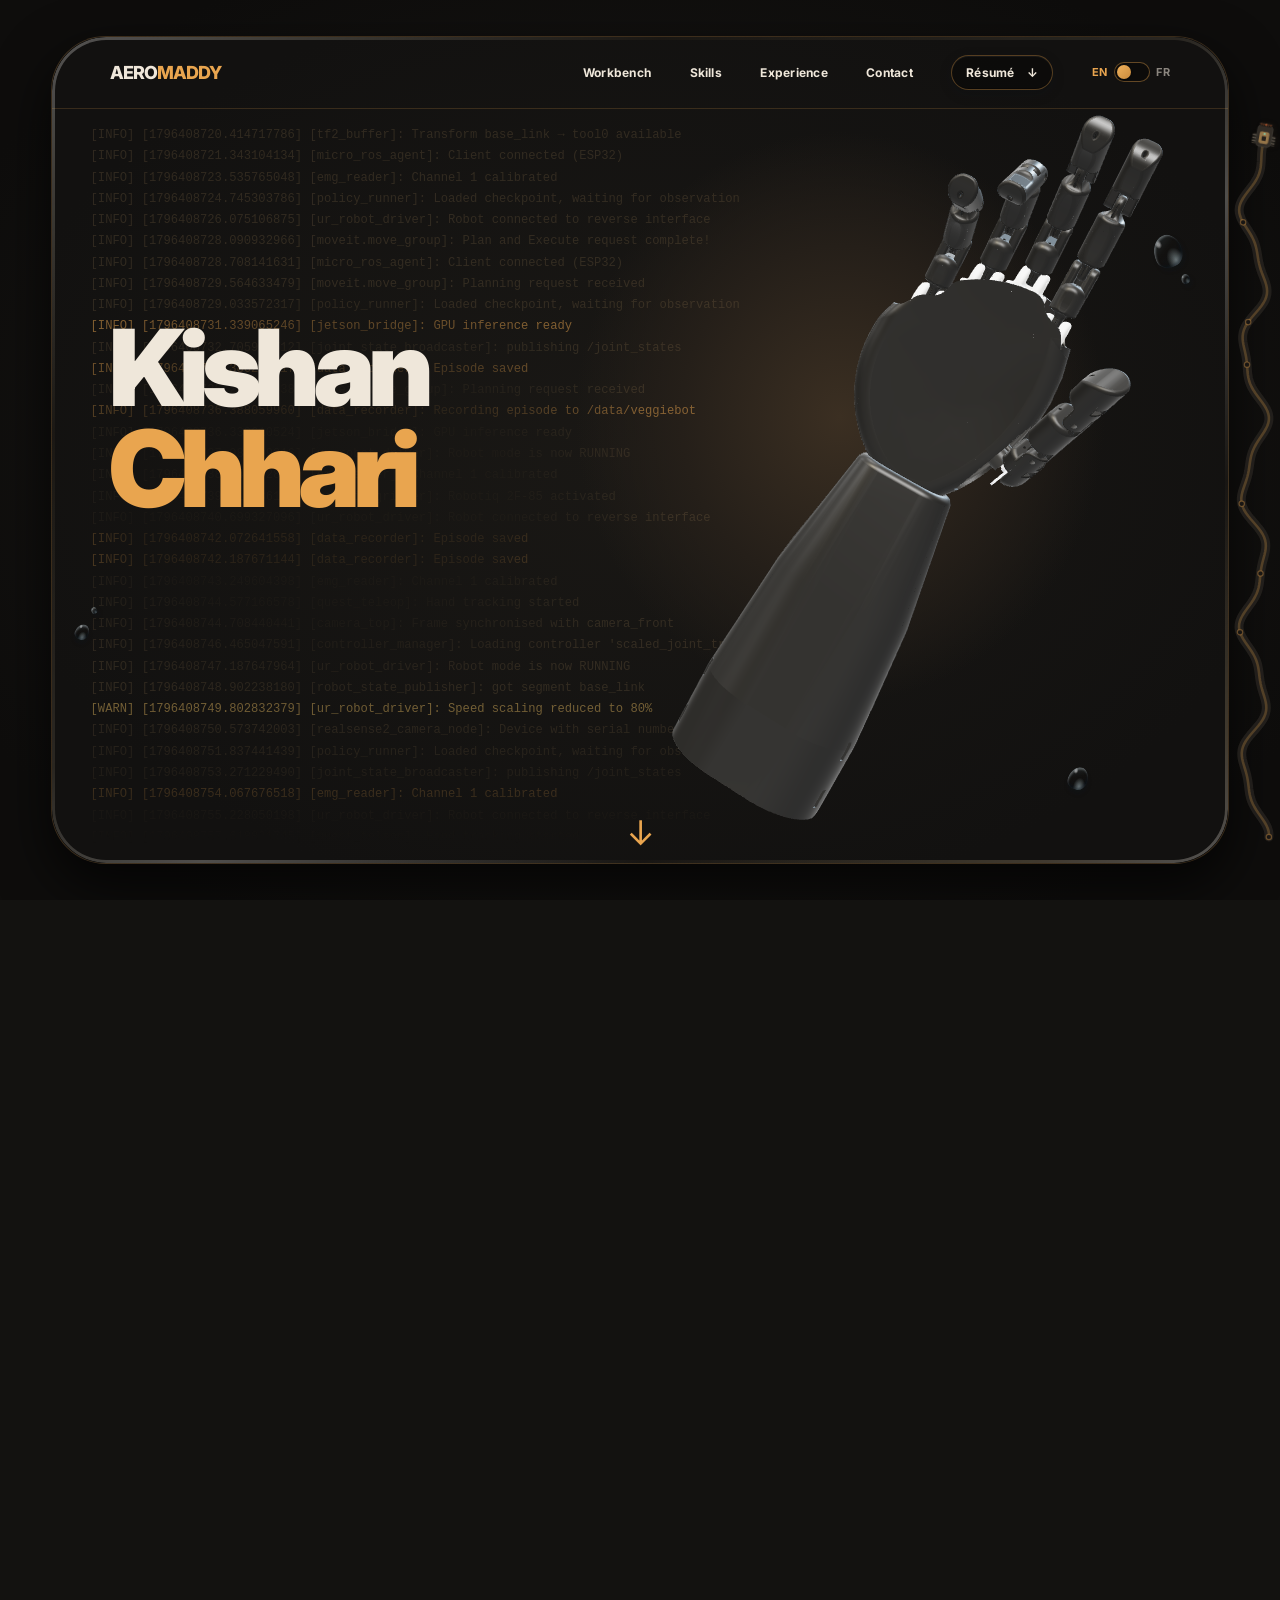
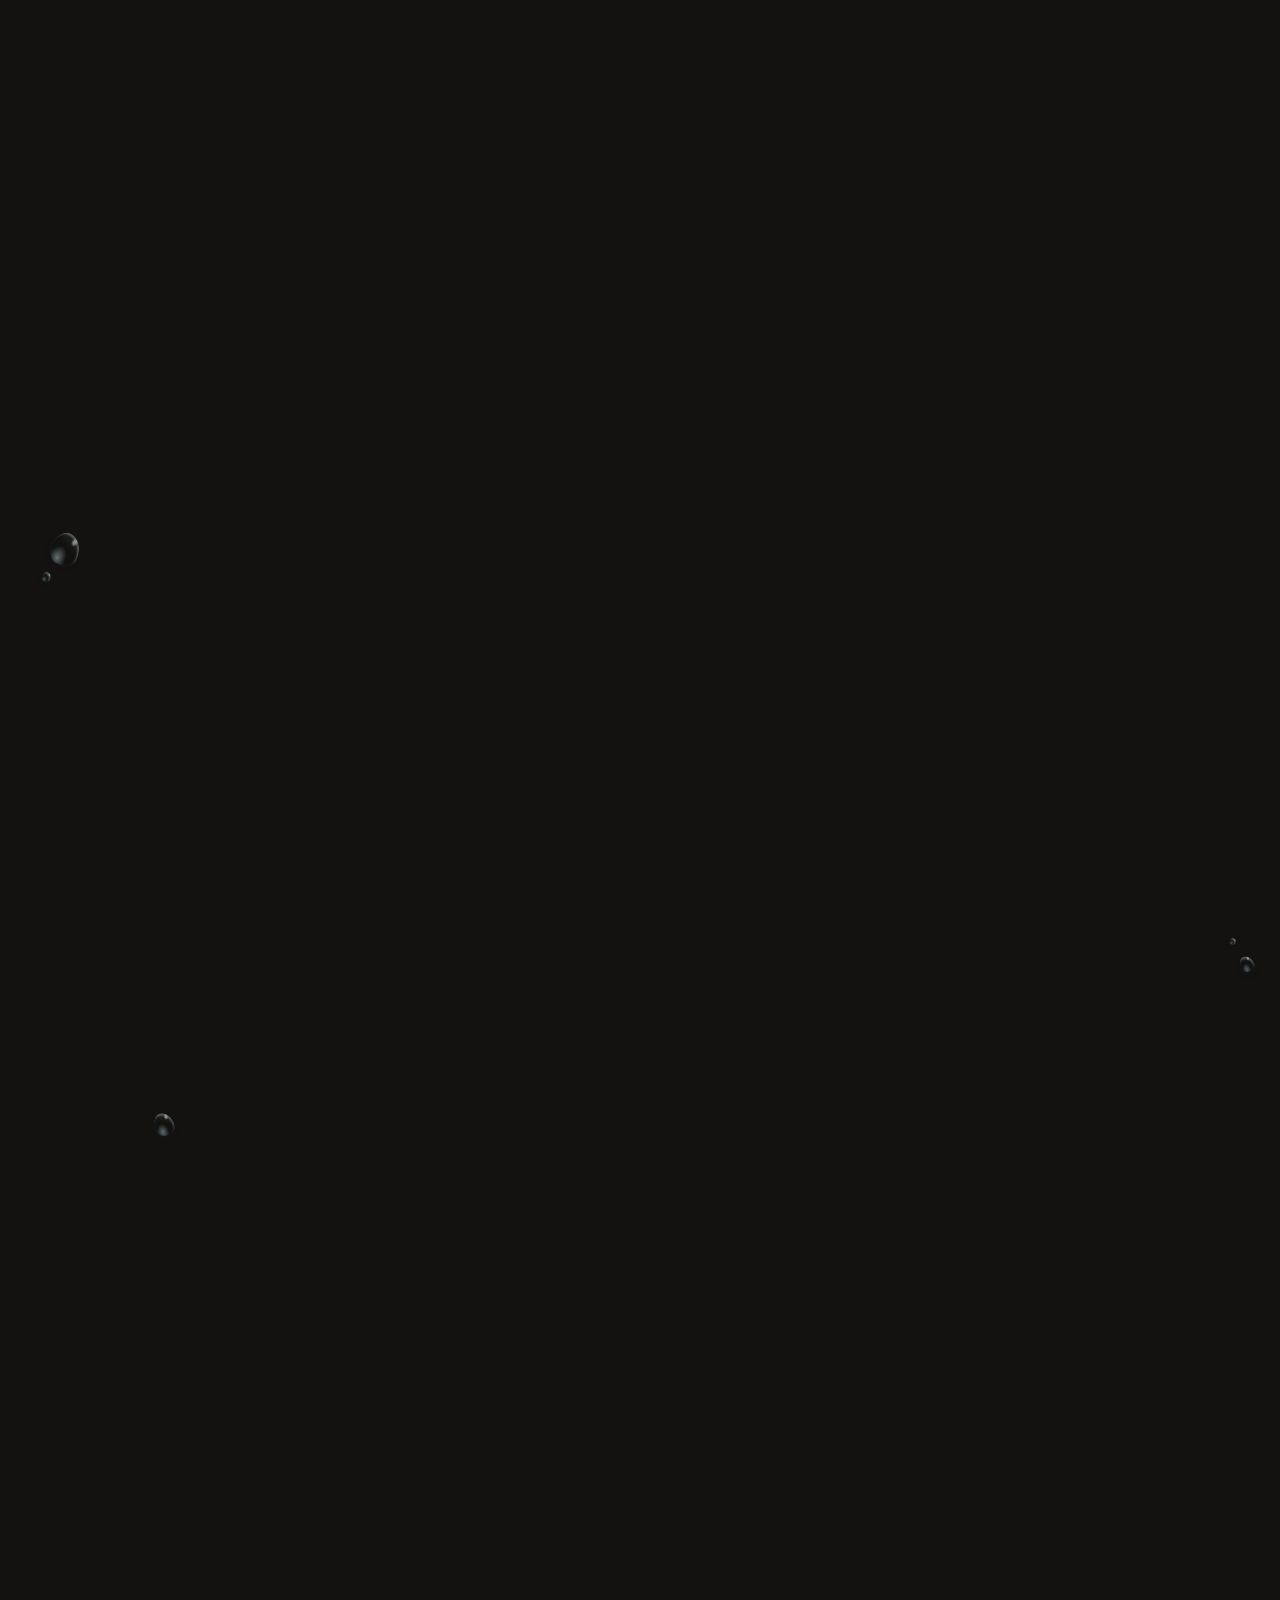
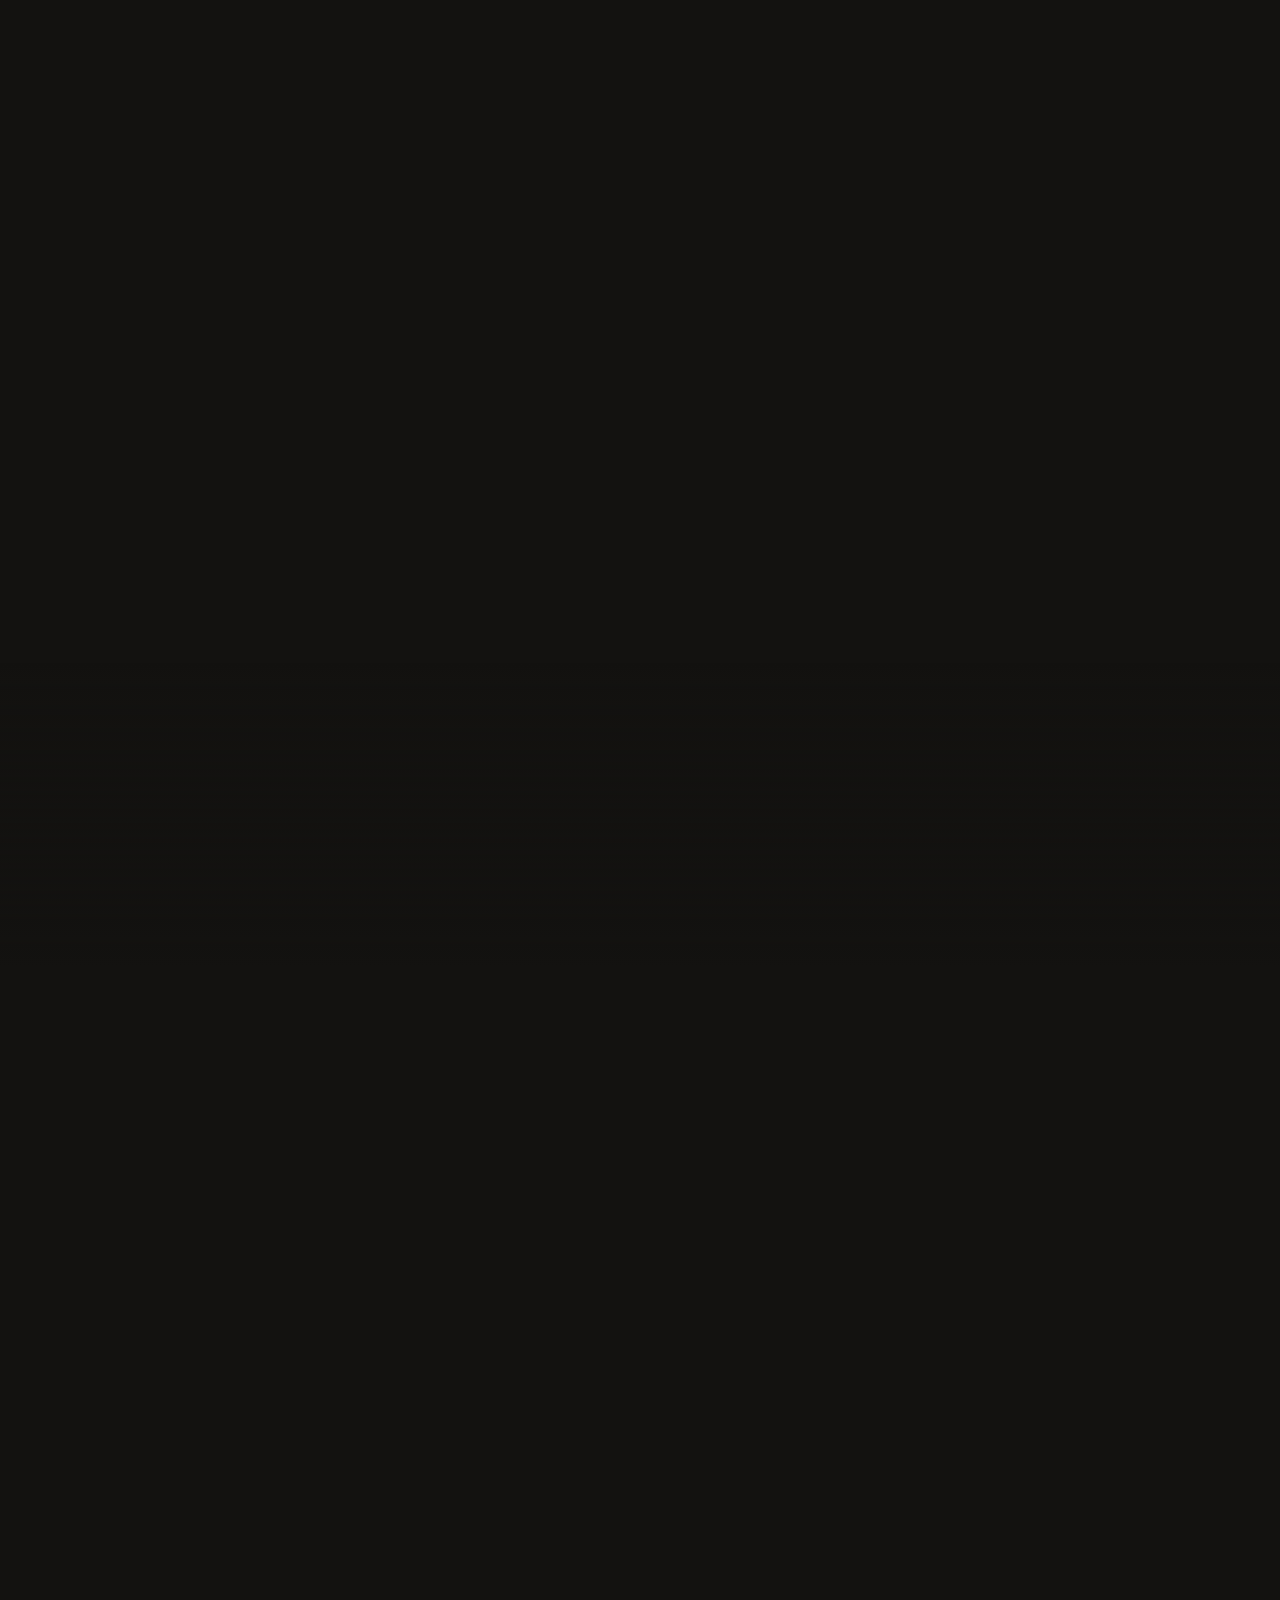
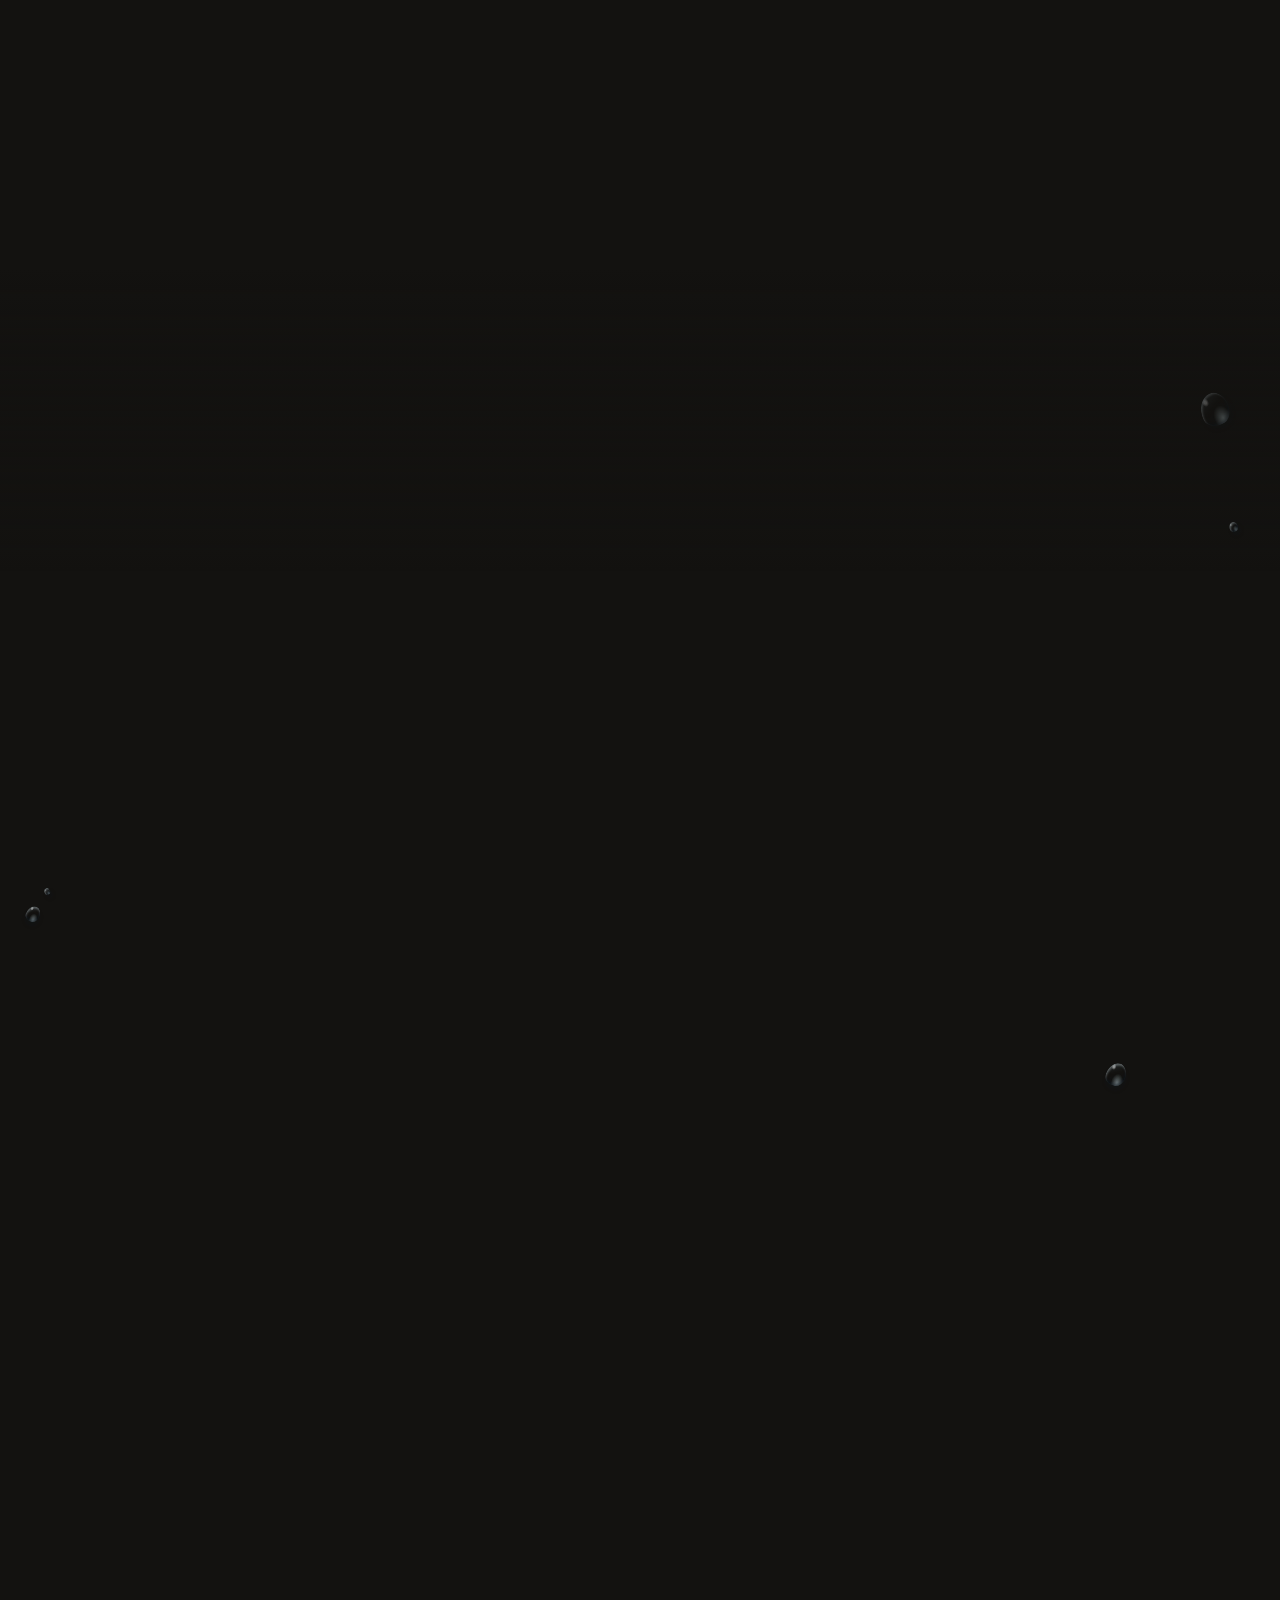
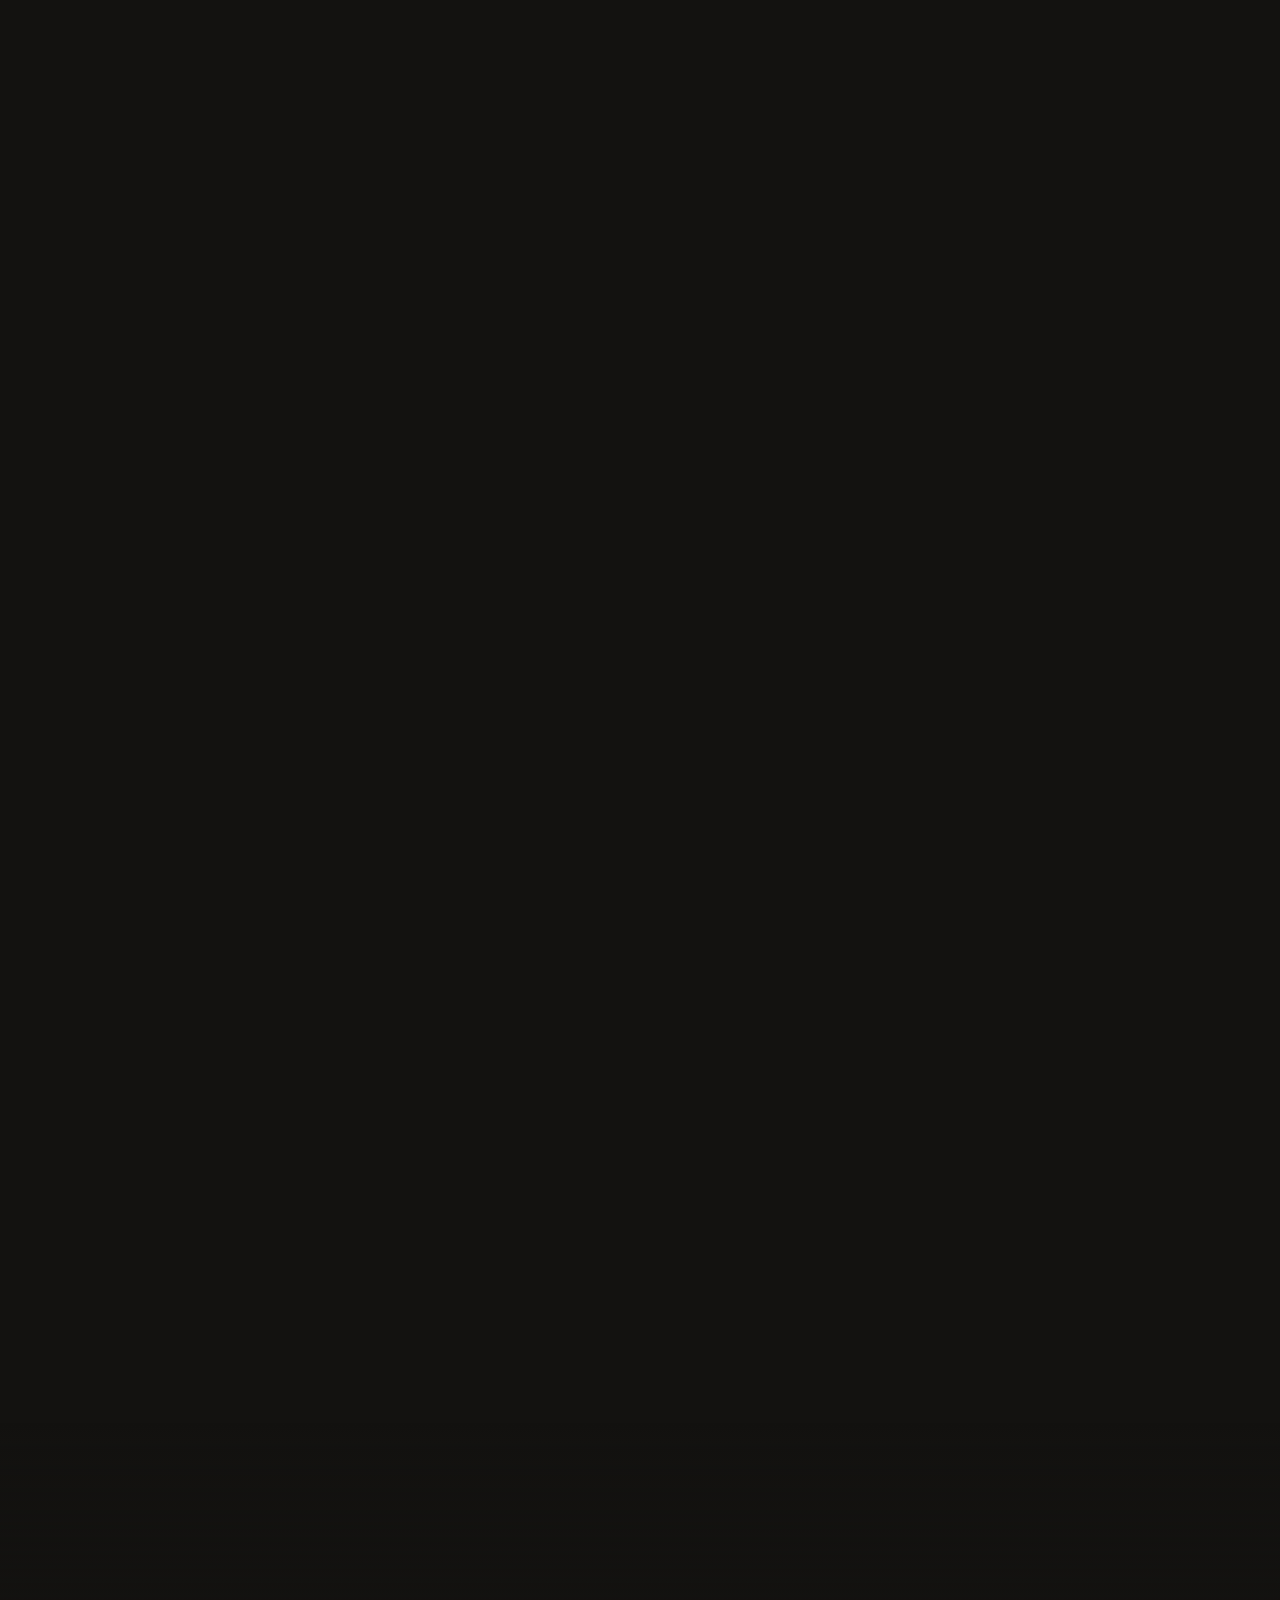
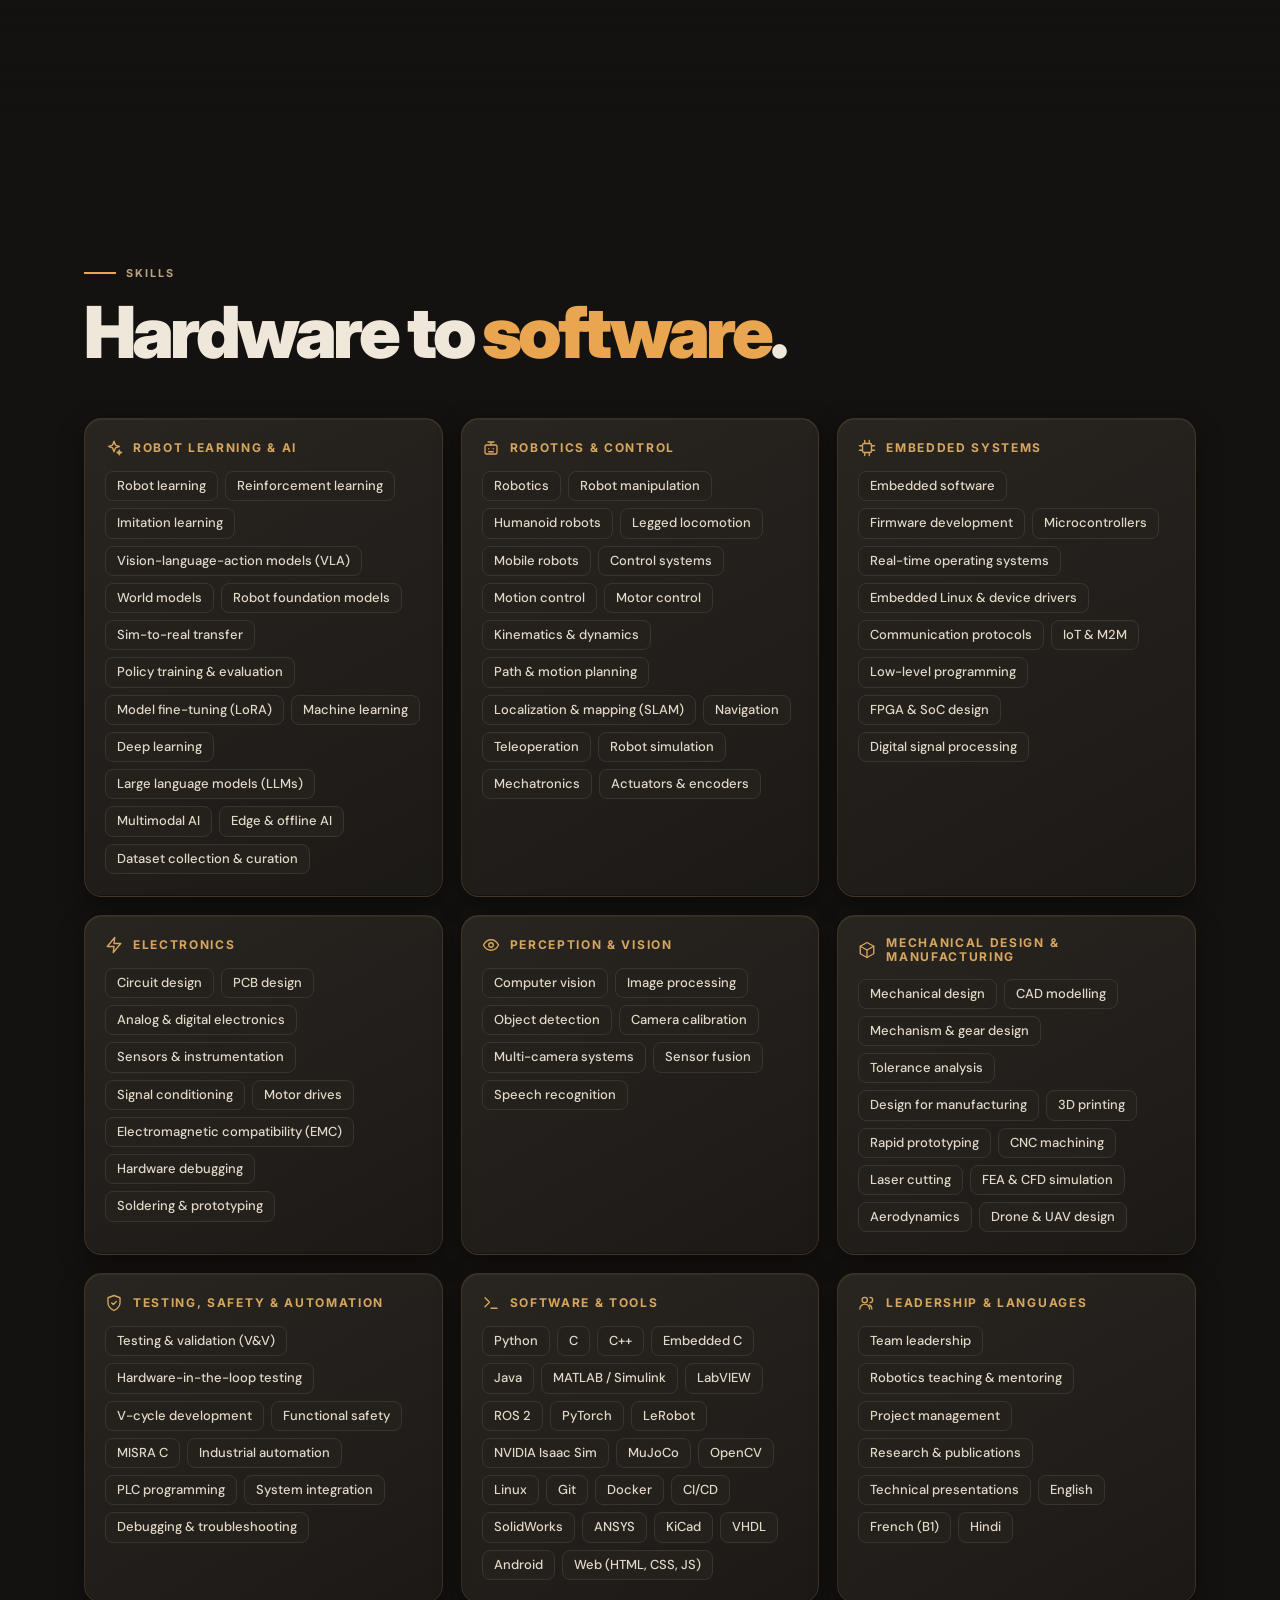
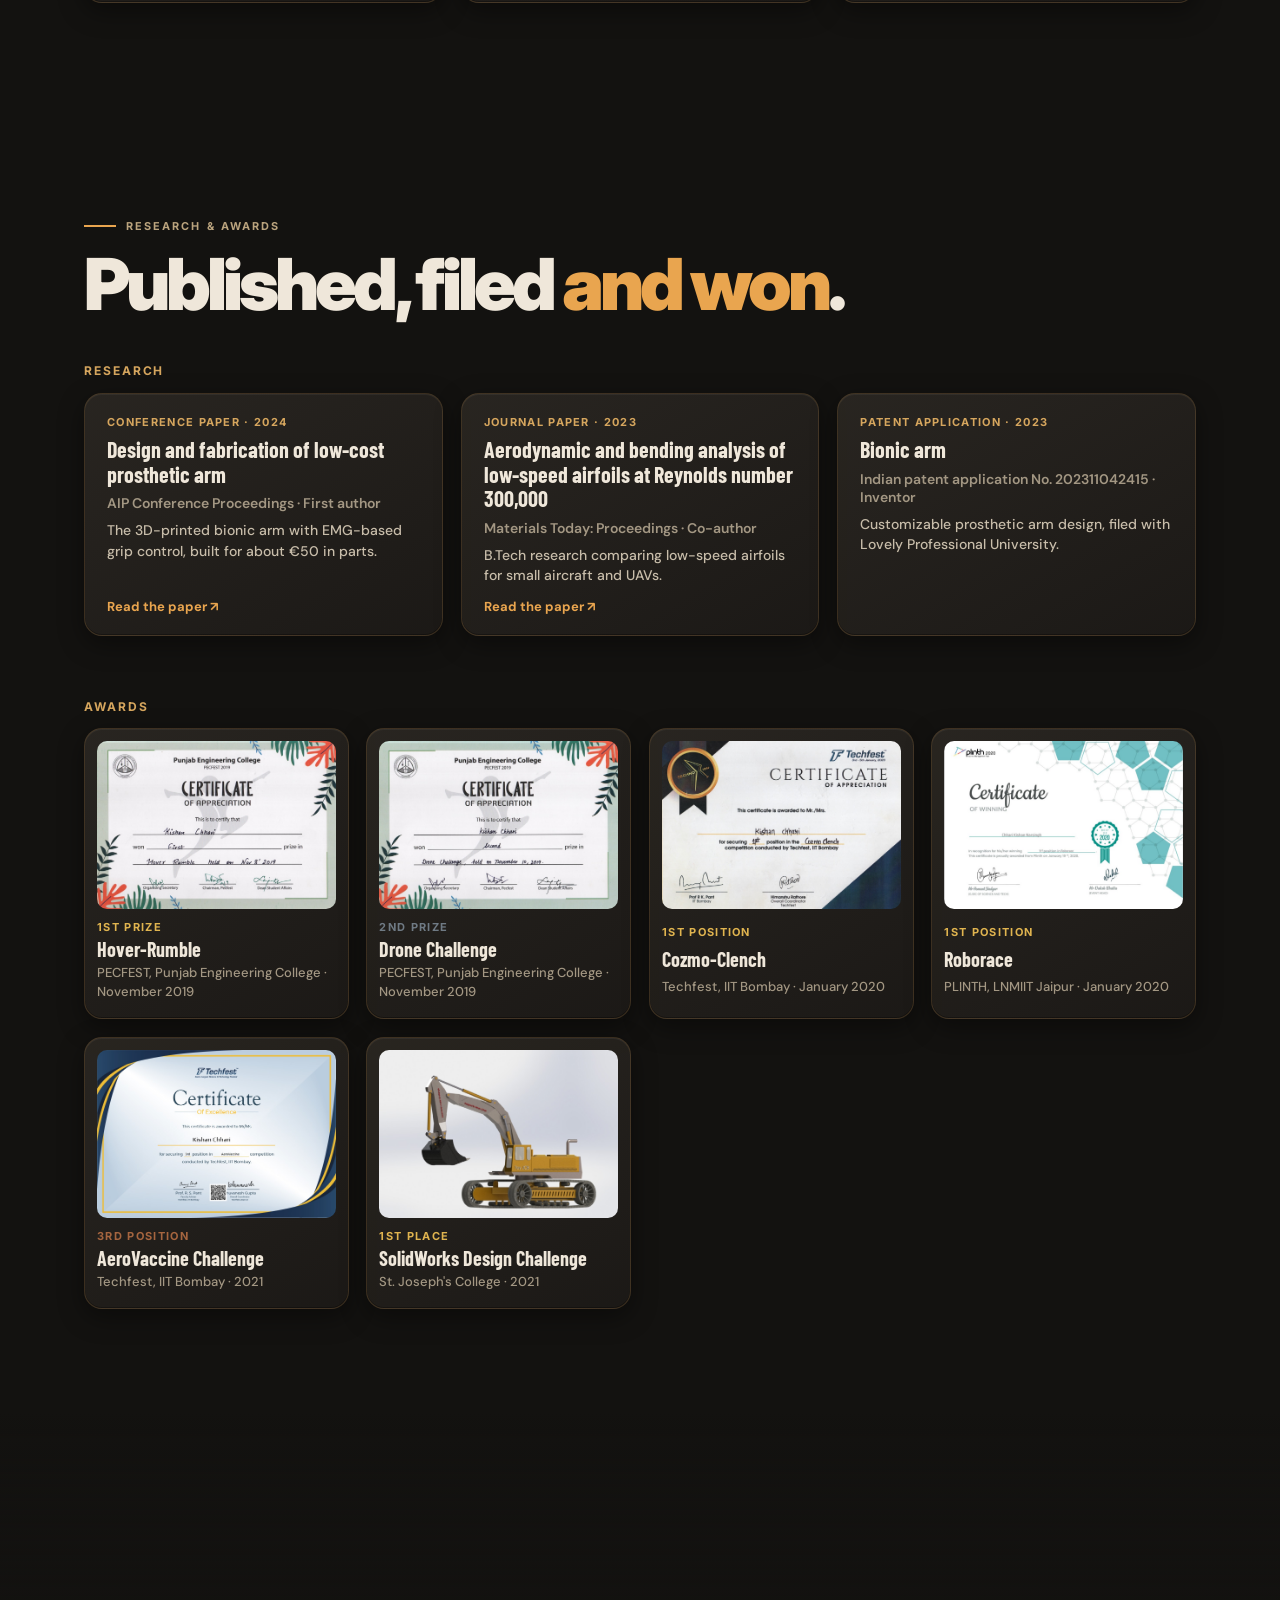
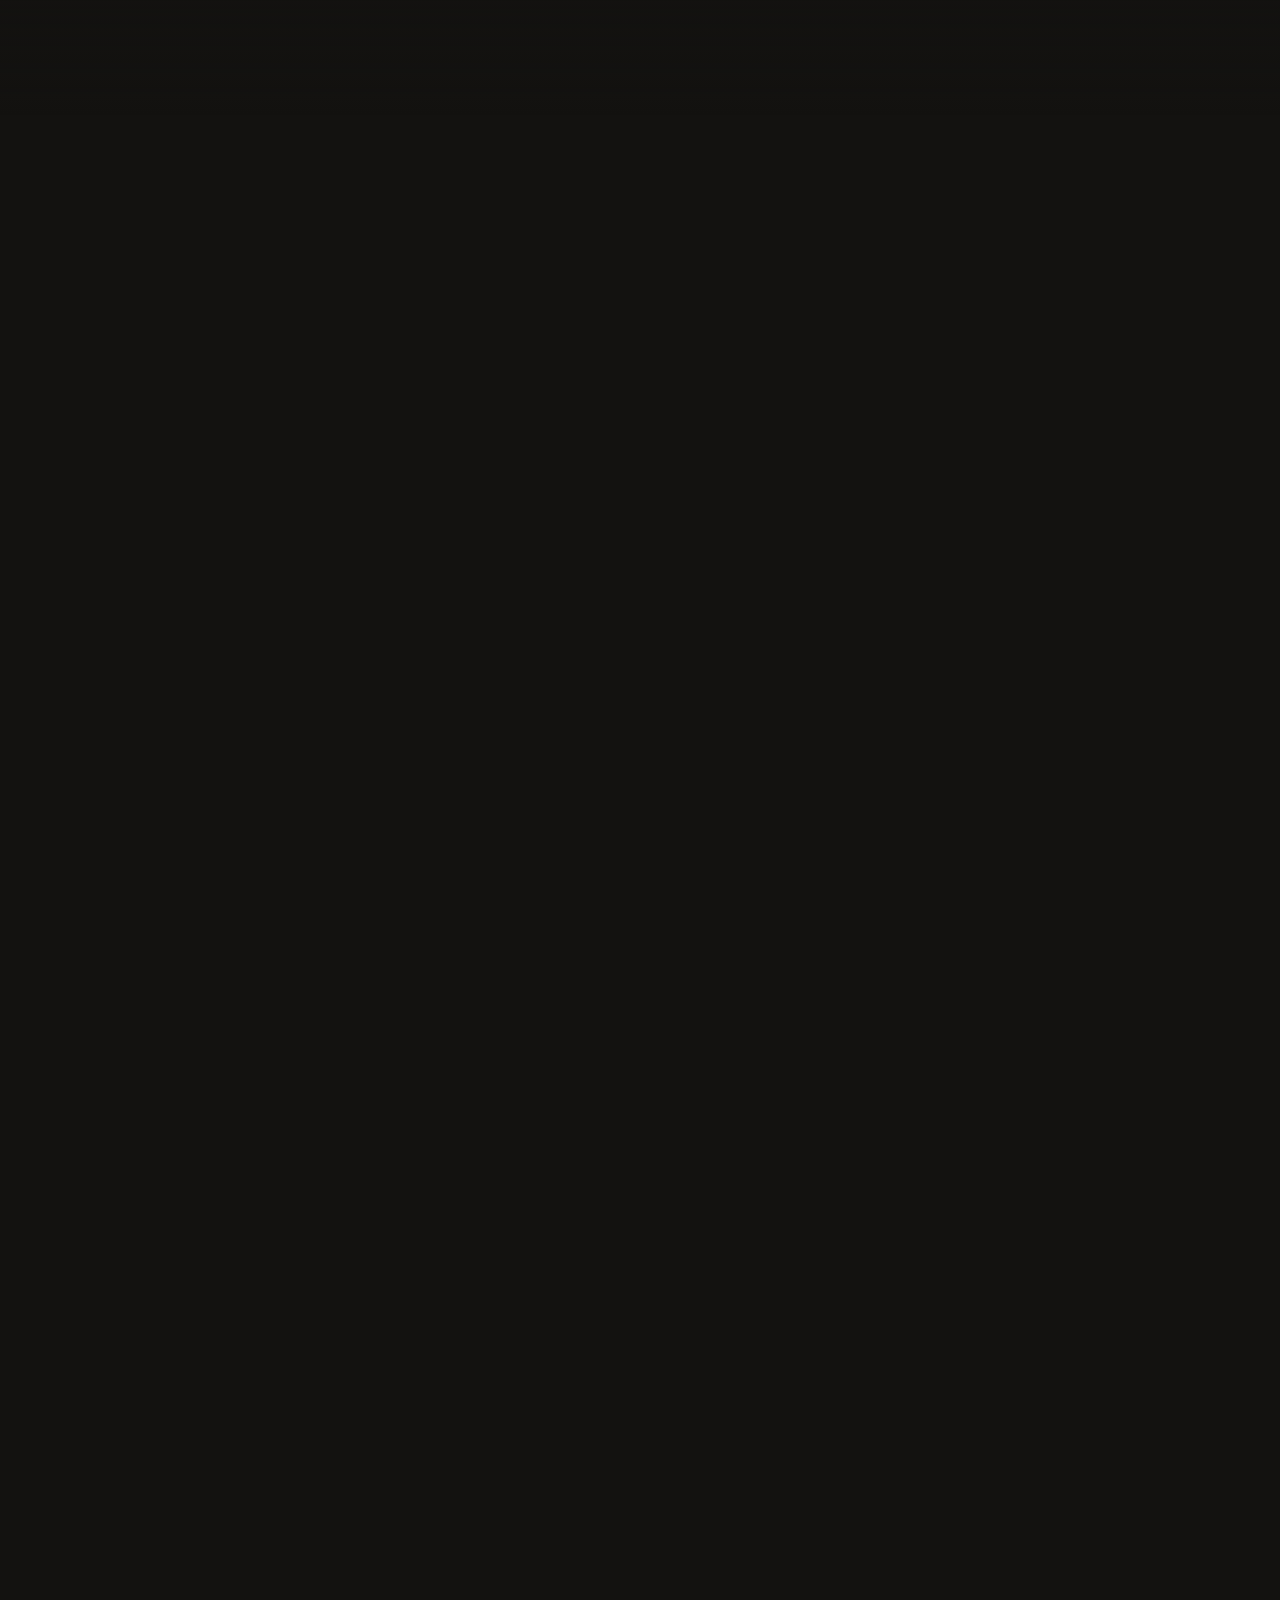
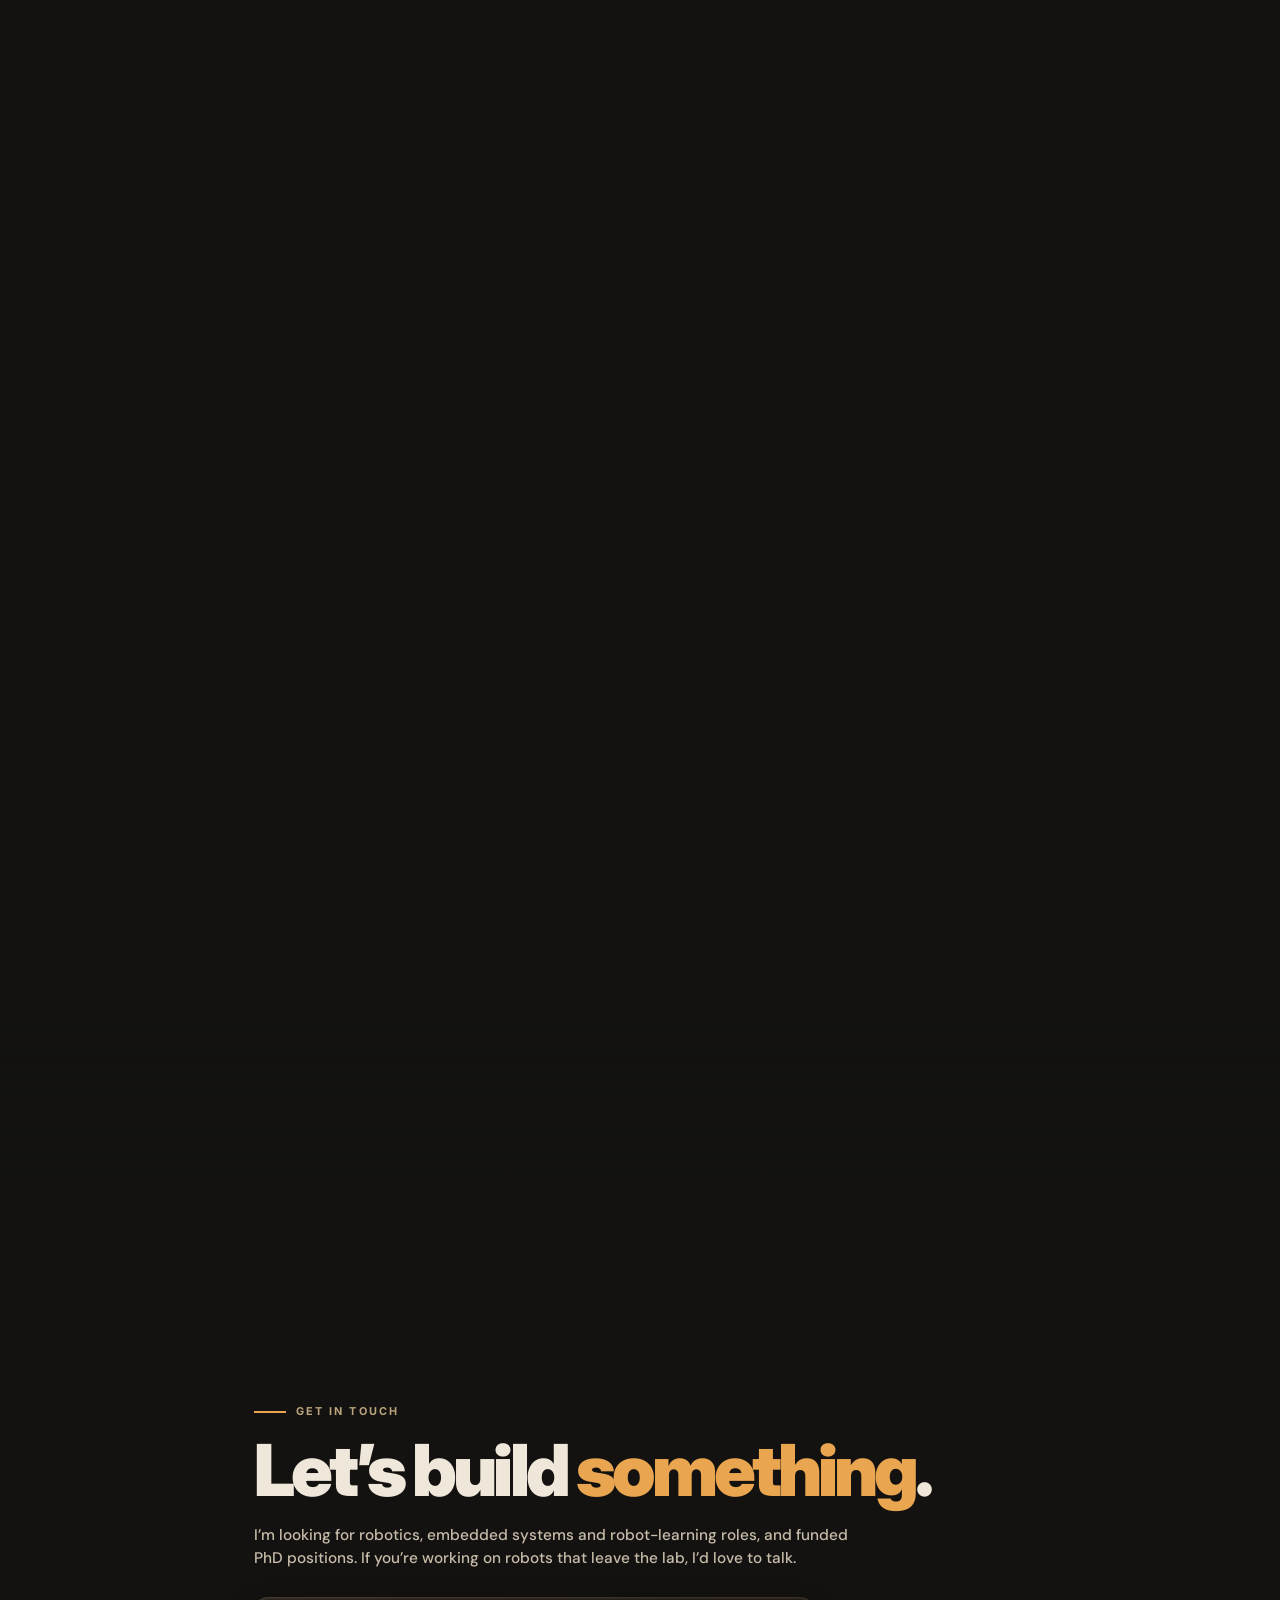
<file: index.html>
<!doctype html>
<html lang="en"><head><meta charset="utf-8"><meta name="viewport" content="width=device-width, initial-scale=1, viewport-fit=cover"><meta name="theme-color" content="#e9e1d2"><meta name="description" content="Kishan Chhari, robotics engineer: an interactive 3D workshop of my projects in embedded control, flight systems, robot learning and medical robotics."><title>Kishan Chhari — Robotics Studio</title><link rel="stylesheet" href="./studio.css"><script>document.documentElement.classList.add('loading');setTimeout(function(){document.documentElement.classList.remove('loading')},50000)</script></head>
<body class="at-opening">
<div id="loader" role="status" aria-live="polite"><div class="ld-card"><p class="ld-brand" aria-hidden="true"><b>AERO<span>MADDY</span></b></p><p class="accessible" data-i18n="loader.aria">Loading the 3D workshop</p><div class="ld-stage" aria-hidden="true"><div class="ld-runner"><div class="ld-bot"><svg viewBox="0 0 80 90" aria-hidden="true"><line x1="40" y1="7" x2="40" y2="17" stroke="#20241f" stroke-width="3" stroke-linecap="round"/><circle class="ld-bulb" cx="40" cy="6" r="5"/><rect x="11" y="27" width="7" height="13" rx="2.5" fill="#e9a54f"/><rect x="62" y="27" width="7" height="13" rx="2.5" fill="#e9a54f"/><rect x="16" y="16" width="48" height="34" rx="12" fill="#20241f"/><rect x="22" y="23" width="36" height="19" rx="8" fill="#3a413a"/><circle class="ld-eye" cx="32" cy="32.5" r="4.2" fill="#f6d58b"/><circle class="ld-eye" cx="48" cy="32.5" r="4.2" fill="#f6d58b"/><circle cx="25.5" cy="45" r="2.6" fill="#ed6037" opacity=".55"/><circle cx="54.5" cy="45" r="2.6" fill="#ed6037" opacity=".55"/><rect x="35" y="49" width="10" height="5" fill="#20241f"/><g class="ld-arm-l"><rect x="13" y="55" width="8" height="17" rx="4" fill="#20241f"/></g><g class="ld-arm-r"><rect x="59" y="55" width="8" height="17" rx="4" fill="#20241f"/></g><rect x="22" y="53" width="36" height="25" rx="8" fill="#e9a54f"/><circle cx="40" cy="63" r="3.6" fill="#20241f"/><rect x="31" y="70" width="18" height="2.6" rx="1.3" fill="#20241f" opacity=".35"/><rect x="28" y="77" width="8" height="7" rx="2" fill="#20241f"/><rect x="44" y="77" width="8" height="7" rx="2" fill="#20241f"/><rect x="25" y="83" width="13" height="5" rx="2.5" fill="#20241f"/><rect x="42" y="83" width="13" height="5" rx="2.5" fill="#20241f"/></svg></div><i class="ld-shadow"></i></div><div class="ld-track"><div class="ld-fill"></div></div></div><p class="ld-line" aria-hidden="true">Tightening the bolts…</p><p class="ld-meta" aria-hidden="true"><span class="ld-pct">0 %</span><span class="ld-count"></span></p><button class="ld-skip" type="button" hidden data-i18n="loader.skip">Enter now →</button></div></div>
<a class="skip" href="#bench" data-i18n="skip">Skip to projects</a>
<header><a class="wordmark" href="#home" aria-label="Kishan Chhari home" data-i18n-attr="aria-label:home.aria"><b>AERO<span>MADDY</span></b></a><nav aria-label="Main navigation" data-i18n-attr="aria-label:nav.aria"><a href="#bench" data-i18n="nav.bench">Workbench</a><a href="#skills" data-i18n="nav.skills">Skills</a><a href="#journey" data-i18n="nav.journey">Experience</a><a href="#contact" data-i18n="nav.contact">Contact</a><a class="resume" href="./Kishan_Chhari_Resume.pdf" download data-i18n="nav.resume">Résumé <span aria-hidden="true">↓</span></a></nav></header>
<div class="opening-optics" aria-hidden="true"><div class="opening-glass"></div></div>
<div class="scene-layers" aria-hidden="true"><canvas id="stage"></canvas></div>
<main>
<section id="home" class="chapter"><div class="spread"><div class="condensation" aria-hidden="true"><i></i><i></i><i></i><i></i><i></i></div><div class="intro"><h1>Kishan<br><span>Chhari</span></h1></div>
<img class="fallback drawing" src="./images/bionic-arm-drawing.jpg" alt="Engineering drawing of the bionic arm" data-i18n-attr="alt:home.drawing">
<a class="scroll-arrow" href="#glass" aria-label="Scroll down to the glass scene" data-i18n-attr="aria-label:home.arrow"><span aria-hidden="true">↓</span></a></div></section>
<section id="glass" class="chapter" aria-label="Robot writing on glass" data-i18n-attr="aria-label:glass.aria"><div class="spread"><div class="condensation" aria-hidden="true"><i></i><i></i><i></i><i></i><i></i></div><p class="accessible" data-i18n="glass.accessible">A robot writes “I am a robotics engineer.” on the glass.</p><p class="fallback written" data-i18n="glass.written">I am a robotics engineer.</p></div></section>
<section id="about" class="plain-page" aria-labelledby="about-title"><div class="plain-inner about-inner">
<figure class="portrait"><img src="./assets/kishan.jpg" alt="Kishan Chhari" width="720" height="1080" loading="lazy"></figure>
<div class="about-body"><p class="kicker" data-i18n="about.kicker"><i></i> About me</p><h2 id="about-title" data-i18n="about.title">Gears, circuits <span>and gradients</span>.</h2>
<p class="about-lead" data-i18n="about.lead1">I&rsquo;m the engineer who can follow a robot all the way down. I trained in mechanical engineering, went deep into embedded systems, and now work on robot learning, so I can design the gearbox, lay out the circuit, write the firmware and train the policy that drives it.</p>
<p class="about-lead" data-i18n="about.lead2">Along the way I built a bionic arm that&rsquo;s filed as a patent application, a medical-delivery drone and a five-axis arm. I published first-author research, won six engineering competitions and taught robotics to the next wave of builders. Most recently, at CESI LINEACT with IMT Atlantique, I&rsquo;ve been teaching a UR16e to handle a kitchen from human demonstrations.</p>
<p class="about-punch" data-i18n="about.punch">Give me a problem that has to move, and I&rsquo;ll take it from first sketch to a robot that works.</p>
<ul class="about-facts" aria-label="Highlights" data-i18n-attr="aria-label:about.facts"><li data-i18n="about.f1">B.Tech Mechanical · LPU</li><li data-i18n="about.f2">MSc Embedded Systems · ESIGELEC</li><li data-i18n="about.f3">First-author publication</li><li data-i18n="about.f4">Patent application filed</li><li data-i18n="about.f5">6 competition awards</li></ul>
</div></div></section>
<section id="bench" class="chapter"><div class="spread"><div class="condensation" aria-hidden="true"><i></i><i></i><i></i><i></i><i></i></div><div class="bench-heading"><p class="kicker" data-i18n="bench.kicker"><i></i> Selected projects</p><h2 data-i18n="bench.title">The workbench<span>.</span></h2><p data-i18n="bench.hint">Click a glowing project to see the build and footage.</p></div><ol class="bench-stages" aria-label="Benches" data-i18n-attr="aria-label:bench.stages"><li class="on" data-i18n="bench.s1">Robotics &amp; electronics</li><li data-i18n="bench.s4">Robot learning</li><li data-i18n="bench.s2">Projects &amp; prototypes</li><li data-i18n="bench.s3">VeggieBot cell</li></ol><div id="hotspots" aria-label="Projects" data-i18n-attr="aria-label:bench.projects"></div></div></section>
<section id="skills" class="skills-page plain-page" aria-labelledby="skills-title"><div class="skills-inner"><p class="kicker" data-i18n="skills.kicker"><i></i> Skills</p><h2 id="skills-title" data-i18n="skills.title">Hardware to <span>software</span>.</h2><div id="skill-grid" class="skill-grid"></div></div></section>
<section id="research" class="plain-page" aria-labelledby="research-title"><div class="plain-inner"><p class="kicker" data-i18n="research.kicker"><i></i> Research &amp; awards</p><h2 id="research-title" data-i18n="research.title">Published, filed <span>and won</span>.</h2><h3 class="sub-head" data-i18n="research.sub">Research</h3><div id="research-grid" class="research-grid"></div><h3 class="sub-head" data-i18n="awards.sub">Awards</h3><div id="award-grid" class="award-grid"></div></div></section>
<section id="journey" class="chapter" aria-labelledby="journey-title"><div class="spread"><div class="journey-heading"><p class="kicker" data-i18n="journey.kicker"><i></i> Experience</p><h2 id="journey-title" data-i18n="journey.title">The journey<span>.</span></h2></div><article class="journey-card" aria-live="polite"><p class="journey-years"></p><h3 class="journey-title"></h3><p class="journey-org"></p><p class="journey-text"></p></article><ol class="journey-steps" aria-label="Experience timeline" data-i18n-attr="aria-label:journey.steps"></ol></div></section>
<section id="contact" class="plain-page" aria-labelledby="contact-title"><div class="plain-inner contact-inner">
<div class="contact-body"><p class="kicker" data-i18n="contact.kicker"><i></i> Get in touch</p><h2 id="contact-title" data-i18n="contact.title">Let&rsquo;s build <span>something</span>.</h2>
<p class="contact-lead" data-i18n="contact.lead">I&rsquo;m looking for robotics, embedded systems and robot-learning roles, and funded PhD positions. If you&rsquo;re working on robots that leave the lab, I&rsquo;d love to talk.</p>
<ul class="contact-list">
<li><a href="mailto:chhari.kishan365@gmail.com"><span class="contact-label" data-i18n="contact.email">Email</span><span class="contact-value">chhari.kishan365@gmail.com</span></a></li>
<li><a href="https://www.linkedin.com/in/kishan-chhari" target="_blank" rel="noopener"><span class="contact-label">LinkedIn</span><span class="contact-value">linkedin.com/in/kishan-chhari ↗</span></a></li>
<li><a href="tel:+33753212109"><span class="contact-label" data-i18n="contact.phone">Phone</span><span class="contact-value">+33 7 53 21 21 09</span></a></li>
<li><a href="https://github.com/Aeromaddy123" target="_blank" rel="noopener"><span class="contact-label">GitHub</span><span class="contact-value">github.com/Aeromaddy123 ↗</span></a></li>
</ul>
<a class="contact-cv" href="./Kishan_Chhari_Resume.pdf" download data-i18n="contact.cv">Download résumé <span aria-hidden="true">↓</span></a>
</div></div></section>
<footer class="page-end"><span>Kishan Chhari</span><a href="https://github.com/Aeromaddy123">GitHub ↗</a><a href="mailto:chhari.kishan365@gmail.com" data-i18n="footer.touch">Get in touch ↗</a><a href="https://github.com/Aeromaddy123/aeromaddy123.github.io/blob/main/models/bench/CREDITS.md" target="_blank" rel="noopener" data-i18n="footer.credits">3D model credits ↗</a></footer>
</main>
<dialog id="detail" aria-labelledby="detail-title"><div id="inside"></div><button class="close" aria-label="Close" data-i18n-attr="aria-label:dialog.close" autofocus>×</button></dialog>
<noscript><p class="nojs">This portfolio needs JavaScript for its 3D workshop. You can still <a href="./Kishan_Chhari_Resume.pdf">download my résumé</a> or find me on <a href="https://www.linkedin.com/in/kishan-chhari">LinkedIn</a>.</p></noscript>
<script type="module" src="./studio.js"></script></body></html>
</file>
<file: studio.css>
@import url('https://fonts.googleapis.com/css2?family=Barlow+Condensed:wght@600;700;800&family=DM+Sans:wght@400;500;600;700&family=Inter:wght@500;600;700;800;900&display=swap');
:root{--paper:#f2efe7;--ink:#20241f;--rust:#ae3e22;--orange:#ed6037;--rule:#cbc8bb;--pad:clamp(22px,5vw,90px);--head:"Barlow Condensed","Arial Narrow",Impact,sans-serif;--sans:"DM Sans",Arial,sans-serif}
*{box-sizing:border-box}body{margin:0;background:var(--page-bg,#e8decc);color:var(--ink);font:500 16px/1.45 var(--sans)}a,button{color:inherit;font:inherit}a{text-decoration:none}button{cursor:pointer}a:focus-visible,button:focus-visible{outline:3px solid #896a42;outline-offset:4px}.accessible,.skip:not(:focus){position:absolute;clip-path:inset(50%);width:1px;height:1px;overflow:hidden}.skip:focus,.nojs{position:fixed;top:75px;left:10px;background:white;padding:15px;z-index:9}
header{position:fixed;top:0;left:0;width:100%;height:69px;z-index:5;display:flex;align-items:center;justify-content:space-between;padding:0 var(--pad);background:var(--paper);border-bottom:1px solid var(--rule)}header nav,.wordmark{display:flex;gap:clamp(12px,3vw,44px);align-items:center}.wordmark{gap:13px}.wordmark b{font:800 32px/.8 var(--head);letter-spacing:-1.6px}.wordmark b span,h1 span,h2 span{color:var(--orange)}.wordmark>span,nav,.kicker,.caption span,footer{font-size:12px;letter-spacing:.02em}nav{font-weight:700}.resume{border:1px solid var(--ink);padding:8px 14px;border-radius:100px}.resume span{padding-left:9px}nav a:hover,footer a:hover{color:var(--rust)}
.scene-layers{position:fixed;inset:0;z-index:1;isolation:isolate;pointer-events:none}
#stage{position:absolute;inset:0;width:100%;height:100%;z-index:1;pointer-events:none}.chapter{position:relative;pointer-events:none}.spread{height:100svh;min-height:460px;position:sticky;top:0;z-index:2}.spread a,.spread button{pointer-events:auto}#home{height:213svh}#glass{height:250svh}#bench{height:108svh}#home,#glass,#bench{scroll-margin-top:0}.intro,.glass-label,.bench-heading,.caption{position:absolute;left:var(--pad)}.intro{top:47%;transform:translateY(-45%)}.kicker{display:flex;align-items:center;gap:10px;font-weight:700;margin:0 0 22px}.kicker i{width:23px;height:3px;background:var(--orange)}h1,h2,h3,p{margin-top:0}h1,h2,h3{font-family:var(--head);font-weight:700}h1{font-size:clamp(76px,10.8vw,180px);line-height:.83;letter-spacing:-.035em;margin-bottom:32px}h2{font-size:clamp(48px,6vw,98px);line-height:.88;letter-spacing:-.035em;margin-bottom:14px}.ink-button{display:inline-flex;align-items:center;gap:20px;background:var(--ink);color:white;padding:12px 19px;border-radius:3px;font-size:13px}.ink-button:hover{background:var(--rust)}.caption{bottom:6%;border-left:2px solid var(--orange);padding-left:12px;display:grid;gap:3px}.caption strong{font-size:14px}.glass-label,.bench-heading{top:clamp(90px,14vh,160px)}.glass-label h2{font-size:clamp(34px,5vw,65px)}.glass-label .kicker,.bench-heading .kicker{margin-bottom:12px}.bench-heading p:last-child,.shelf-hint{font-size:14px;color:#55584f}.fallback{position:absolute}.drawing{right:5%;top:25%;width:44%;max-height:50%;object-fit:contain;mix-blend-mode:multiply}.written{top:47%;left:15%;right:15%;font:italic clamp(35px,6vw,85px) Georgia,serif;text-align:center}.studio-3d .drawing,.studio-3d .written{display:none}.arm-failed .drawing,.writer-failed .written,.gl-lost .drawing,.gl-lost .written{display:block}
#hotspots{position:absolute;inset:32% var(--pad) 16%;display:grid;grid-template-columns:repeat(2,minmax(0,220px));align-content:center;justify-content:center;gap:14px}.pin{display:flex;align-items:center;gap:7px;border:1px solid #c3ae95;border-radius:5px;background:#fbf9f0;color:#242922;padding:7px 10px;box-shadow:0 4px 12px #332d221a;font-size:clamp(11px,1vw,14px);font-weight:700;white-space:nowrap}.pin::before{content:"";width:8px;height:8px;border-radius:50%;background:var(--orange);box-shadow:0 0 0 3px #ee734a33,0 0 9px #ff9a59}.pin:hover,.pin:focus-visible{background:#242922;color:white}.has-bench #hotspots{inset:0;display:block}.has-bench .pin{position:absolute;transform:translate(-50%,-50%)}
#library{position:relative;z-index:3;color:var(--ink);background:var(--page-bg,var(--paper));scroll-margin-top:69px}.library-inner{max-width:1400px;margin:auto;padding:clamp(58px,8vw,115px) var(--pad) 24px}.library-inner h2{font-size:clamp(65px,8vw,118px)}.library-inner .shelf-hint{color:#505448}#shelves{margin:45px 0 64px;max-width:1000px}.shelf{display:flex;gap:5px;align-items:end;padding:0 4%;border-bottom:13px solid #af8a63;box-shadow:0 8px 13px #0005,inset 0 -12px 30px #0006;margin-bottom:28px;background:linear-gradient(0deg,#383b31,transparent)}.book{border:0;color:var(--book-ink,#fbf4df);background:linear-gradient(90deg,#0003,transparent 7%,transparent 86%,#0003),var(--cover);padding:14px 4px;writing-mode:vertical-rl;text-align:left;border-radius:3px 4px 0 0;height:var(--height);width:clamp(44px,7vw,85px);font:600 clamp(18px,2.1vw,32px)/1 var(--head);transition:transform .26s;box-shadow:inset 0 -8px #0002,inset 0 -11px #f7ebc155;transform-origin:bottom}.book:hover,.book:focus-visible,.book.pulled{transform:translateY(-16px) rotate(-3deg)}footer{display:flex;gap:24px;border-top:1px solid var(--rule);padding:18px 0 0}footer span{margin-right:auto}
dialog{color:var(--ink);background:#faf7ef;border:1px solid #c8bca8;border-radius:5px;padding:0;max-height:85svh;width:min(720px,94vw);box-shadow:0 25px 90px #1117}dialog::backdrop{background:#171b16bd}.close{position:absolute;right:10px;top:9px;background:#f5efe3;border:1px solid #b9a98e;border-radius:50%;font:24px/1 var(--sans);width:36px;height:36px}.project-detail,.book-pages{padding:clamp(24px,5vw,52px)}dialog h2{font-size:clamp(34px,6vw,64px);margin-right:18px}dialog p{max-width:62ch}dialog video{display:block;width:100%;max-height:40vh;background:#20241f;border-radius:3px}dialog .kicker{margin-bottom:17px}dialog .credit{font-size:12px;margin:9px 0 0;color:#585a51}.book-pages{min-height:285px;background:linear-gradient(90deg,#eee6d5,#faf5e8 47%,#dfd5bd 50%,#faf5e8 53%,#faf5e8);display:grid;grid-template-columns:1fr 1fr;gap:12%;align-items:center}.book-pages>div:last-child{padding-top:20px}.book-pages h3{font-size:25px;margin-bottom:8px}.book-pages p{font-size:14px}.book-dialog[open]{perspective:900px}.turn-cover{pointer-events:none;position:absolute;inset:0 50% 0 0;background:var(--cover);transform-origin:right;animation:openCover .65s ease-out both}@keyframes openCover{from{transform:translateX(100%) rotateY(0)}to{transform:translateX(100%) rotateY(-178deg);opacity:0}} 
@media(max-width:700px){header{height:56px}.wordmark>span{display:none}nav{gap:13px;font-size:11px}.resume{padding:6px 10px}.intro{top:16%;transform:none}.intro h1{font-size:clamp(65px,15vw,96px);margin-bottom:18px}.kicker{font-size:11px;margin-bottom:13px}.ink-button{padding:8px 12px;font-size:11px}.caption{bottom:4%}.glass-label,.bench-heading{top:12%}.bench-heading h2{font-size:48px}.drawing{width:68%;top:45%;right:8%}#library{scroll-margin-top:56px}.pin{padding:5px 6px;font-size:10px}.book-pages{padding:35px 20px;gap:9%}.book-pages h2{font-size:31px}.book-pages p{font-size:13px}.book{width:clamp(50px,12vw,75px)}}
@media(prefers-reduced-motion:reduce){*,*::before,*::after{animation-duration:.01ms!important;transition-duration:.01ms!important}#home,#glass,#bench{height:100svh}}
.pin.targeted{background:#242922;color:white;box-shadow:0 0 0 3px #e979493b}.pin.targeted::before{box-shadow:0 0 13px #ff9a59}
.book.pulled{transform:perspective(500px) translateY(-16px) translateZ(26px) rotate(-6deg)}
@media(prefers-reduced-motion:reduce){.book.pulled{transform:none}}

/* Hero typography and navigation */
header {
  color:#302e28;
  background:rgba(6,11,20,.88);
  backdrop-filter:blur(20px);
  border-color:rgba(112,150,182,.14);
  font-family:Inter,Arial,sans-serif;
}
.wordmark b {font:800 18px/1 Inter,Arial,sans-serif;letter-spacing:-1px}
.wordmark b span {color:#7c6547}
header .resume {border-color:#506476}
header a:hover,header a:focus-visible {color:#645131}
#home::before {
  content:"";
  position:absolute;
  inset:0;
  background:radial-gradient(ellipse at 72% 30%,#36678542 0%,transparent 34%),
             radial-gradient(ellipse at 5% 10%,#7c654722,transparent 40%);
  mask-image:linear-gradient(black 48%,transparent);
}
#home .intro {font-family:Inter,Arial,sans-serif}
#home .kicker {
  color:#695941;
  font-size:clamp(10px,.85vw,13px);
  letter-spacing:.19em;
  text-transform:uppercase;
}
#home .kicker i {height:2px;width:32px;background:#7c6547}
#home h1 {
  font:900 clamp(66px,8.3vw,128px)/.95 Inter,Arial,sans-serif;
  letter-spacing:-.065em;
  color:#302e28;
}
#home h1 span {color:#7c6547}
#home .ink-button {background:#216987;color:white;border-radius:6px;box-shadow:0 5px 26px #7c654736;font-weight:700}
#home .ink-button:hover {background:#28799b}
#home .drawing {filter:grayscale(1);mix-blend-mode:multiply}
.scroll-arrow {
  position:absolute;
  left:50%;
  bottom:max(22px,env(safe-area-inset-bottom));
  transform:translateX(-50%);
  display:grid;
  place-items:center;
  width:46px;
  height:46px;
  color:#705f49;
  font:400 34px/1 Inter,Arial,sans-serif;
}
.scroll-arrow span {animation:arrow-hop 1.65s ease-in-out infinite}
@keyframes arrow-hop {0%,70%,100%{transform:translateY(-4px)}42%{transform:translateY(5px)}}
#glass .glass-label,#glass .caption,#glass .fallback {color:#39362e;text-shadow:none}
@media(min-width:701px){#home .kicker {margin-bottom:24px}}
@media(max-width:700px){#home h1{font-size:clamp(56px,13vw,84px)}}
@media(prefers-reduced-motion:reduce){.scroll-arrow span{animation:none}}

.outgoing-frame {
  mix-blend-mode:plus-lighter;
  position:absolute;
  inset:0;
  width:100%;
  height:100%;
  z-index:1;
  pointer-events:none;
}

#home .intro, #home .scroll-arrow, #glass .glass-label, #glass .caption {
  opacity:var(--chapter-caption,1);
}
#home.captions-hidden .intro, #home.captions-hidden .scroll-arrow {visibility:hidden}

/* Polished edges catch the same upper-left light as the water on the glass. */
:root {
  --glass-edge:1px solid rgb(228 245 255 / 32%);
  --glass-light:inset 0 1px 0 rgb(255 255 255 / 42%),inset 0 -1px 0 rgb(176 215 234 / 16%);
  --glass-depth:0 9px 30px rgb(6 17 28 / 16%);
}
header {
  inset:12px var(--pad) auto;
  width:auto;
  height:54px;
  padding:0 clamp(16px,2.4vw,38px);
  border:var(--glass-edge);
  border-radius:32px;
  background:linear-gradient(115deg,rgb(255 249 236 / 88%),rgb(233 222 203 / 86%) 55%,rgb(246 235 214 / 86%));
  backdrop-filter:blur(18px) saturate(135%);
  -webkit-backdrop-filter:blur(18px) saturate(135%);
  color:#363127;
  box-shadow:var(--glass-light),var(--glass-depth);
}
.wordmark b span{color:#806846}
header .resume,#home .ink-button,.pin,.close {
  border:var(--glass-edge);
  border-radius:24px;
  box-shadow:var(--glass-light),0 4px 14px #06152424;
}
#home .ink-button {
  background:linear-gradient(135deg,#846d52,#67523c 64%,#776046);
  padding:12px 22px;
}
#home .ink-button:hover{background:linear-gradient(135deg,#756044,#4e402e)}
.pin {background:linear-gradient(150deg,#fffffff2,#e9dcc6ed);color:#443a2d}
.pin:hover,.pin.targeted,.pin:focus-visible{background:linear-gradient(135deg,#716046,#4c3e2e);color:white}
.pin::before{background:#927447;box-shadow:0 0 0 3px #ae8e5a38,0 0 8px #d1b57e}
#bench .kicker i,#library .kicker i,#glass .kicker i{background:#a28b67}
#bench h2 span,#library h2 span{color:#886f4d}
#glass .caption{border-color:#aa9270}
#shelves .shelf {
  border-color:#c1ae90;
  border-radius:0 0 9px 9px;
  background:linear-gradient(0deg,#9c855d26,#f8faf72e 60%,transparent);
  box-shadow:0 9px 17px -10px #66523870,inset 0 -2px 1px #fff;
}
dialog {
  border:var(--glass-edge);
  border-radius:22px;
  background:linear-gradient(135deg,#fffffff5,#f5ecdbef 65%,#e8dcc6f2);
  box-shadow:var(--glass-light),0 24px 80px #04131c70;
}
dialog::backdrop{background:#3d342785;backdrop-filter:blur(5px)}
.book-pages{background:linear-gradient(90deg,#e8ddc9,#faf8ef 46%,#d8cbb4 50%,#faf8ef 54%,#f5efdf)}
.condensation{position:absolute;inset:0;overflow:hidden;pointer-events:none;user-select:none}
.condensation i{
  position:absolute;width:var(--drop);height:calc(var(--drop) * 1.13);
  border-radius:57% 43% 47% 53% / 65% 50% 50% 35%;
  transform:rotate(-26deg);opacity:.78;
  background:radial-gradient(ellipse at 32% 19%,#fff9 0 4%,transparent 12%),
    radial-gradient(ellipse at 64% 84%,#e1f9ff85,transparent 33%),
    linear-gradient(155deg,#a4d5e62b,transparent 45%,#05182326 72%,#c6ebff38);
  box-shadow:inset 1px 2px 2px #ecfbff60,inset -1px -2px 3px #07172568,1px 4px 5px #0b1f322a;
}
.condensation i:nth-child(1){--drop:29px;right:4%;top:24%}
.condensation i:nth-child(2){--drop:9px;right:3.3%;top:calc(24% + 39px)}
.condensation i:nth-child(3){--drop:14px;left:2%;top:71%;transform:rotate(19deg)}
.condensation i:nth-child(4){--drop:6px;left:3.4%;top:69%}
.condensation i:nth-child(5){--drop:20px;right:12%;bottom:9%;transform:rotate(13deg)}
#glass .condensation{transform:scaleX(-1)}
#bench .condensation i:nth-child(1){top:14%}
.library-inner{position:relative}
@media(max-width:700px){
  header{inset:8px 10px auto;height:44px;padding:0 13px}
  #home .ink-button{padding:9px 15px}
  .condensation i:nth-child(1){--drop:17px;right:4%;top:31%}
  .condensation i:nth-child(2){top:calc(31% + 24px)}
  .condensation i:nth-child(3),.condensation i:nth-child(4){display:none}
}

/* A single sheet sits behind the opening typography and CAD, with an exposed rim. */
:root {
  --frame-x:clamp(12px,4vw,82px);
  --frame-y:clamp(12px,4svh,48px);
  --frame-radius:clamp(34px,4.25vw,76px);
  --frame-bar:clamp(52px,8svh,76px);
  --frame-gutter:clamp(18px,4.5vw,90px);
}
.opening-optics {
  position:fixed;
  inset:0;
  z-index:0;
  overflow:hidden;
  pointer-events:none;
  opacity:var(--opening-glass-opacity,1);
  background:#d7ccb9;
  /* Oblique bands of studio light give the translucent sheet something to refract. */
  --studio-light:
    radial-gradient(ellipse 105% 115% at 101% -27%, transparent 51%, #c8ad8682 58%, #fff9eebf 62%, #d6bc9794 65%, transparent 72%),
    radial-gradient(ellipse 86% 96% at 5% 125%, transparent 51%, #dfcfb8 58%, #fff4df 64%, #ddcdb5 70%, transparent 80%),
    radial-gradient(ellipse at 68% 51%, #f5edde, #ebe1cf 55%, #e6dac6);
}
.opening-optics::before {
  content:"";position:absolute;inset:0;
  background:var(--studio-light);
  opacity:.18;
}
.opening-glass {
  position:absolute;
  inset:var(--frame-y) var(--frame-x);
  overflow:hidden;
  isolation:isolate;
  border-radius:var(--frame-radius);
  background:linear-gradient(138deg,#fffcf53d,#dbcaad1a 32%,#f4e2c926 70%,#fffaf33a);
  -webkit-backdrop-filter:blur(16px) saturate(145%);
  backdrop-filter:blur(16px) saturate(145%);
  box-shadow:0 22px 55px #755c3529,inset 0 0 22px #fff7df55;
}
.opening-glass::before {
  content:"";position:absolute;inset:-3%;z-index:-1;
  background:var(--studio-light);
  filter:blur(10px);
  opacity:.83;
}
.opening-glass::after {
  content:"";position:absolute;inset:0;
  border-radius:inherit;
  padding:clamp(2px,.23vw,4px);
  background:linear-gradient(147deg,#fff 0%,#fff4dca8 10%,#866f4940 25%,#cab99878 46%,#fffdf6ee 58%,#77624933 76%,#d7bd90d9 92%,#fff);
  mask:linear-gradient(#000 0 0) content-box,linear-gradient(#000 0 0);
  mask-composite:exclude;
}
.opening-glass {
  border:1px solid #fff9eacf;
}
#home::before {display:none}
.at-opening header {
  inset:calc(var(--frame-y) + 1px) calc(var(--frame-x) + 1px) auto;
  height:var(--frame-bar);
  padding:0 var(--frame-gutter);
  border:0;
  border-bottom:1px solid #947e5f40;
  border-radius:var(--frame-radius) var(--frame-radius) 0 0;
  background:transparent;
  -webkit-backdrop-filter:none;
  backdrop-filter:none;
  box-shadow:none;
}
#home .intro {left:calc(var(--frame-x) + var(--frame-gutter))}
#home .scroll-arrow {bottom:calc(var(--frame-y) + 8px)}
#home .condensation {inset:var(--frame-y) var(--frame-x)}
@media(max-width:700px){
  .at-opening header {padding:0 clamp(10px,3.6vw,20px)}
  .at-opening .wordmark b {font-size:clamp(13px,3.8vw,17px)}
  .at-opening nav {gap:clamp(5px,2vw,12px)}
  .at-opening nav .resume {white-space:nowrap;padding:5px 9px}
  .at-opening nav .resume span {padding-left:2px}
  #home .intro {top:max(16%,calc(var(--frame-y) + var(--frame-bar) + 18px))}
}

/* Curvy scroll track: tape on paper, with a line-following robot as the thumb. */
.has-rail{scrollbar-width:none}
.has-rail::-webkit-scrollbar{display:none}
.scroll-rail{
  --tape:#2c2720;
  /* Fits the margin beside the opening glass panel. */
  --rail-w:clamp(22px,calc(var(--frame-x) - 8px),38px);
  position:fixed;z-index:6;
  top:calc(var(--frame-y) + var(--frame-bar) + 14px);
  bottom:calc(var(--frame-y) + 12px);
  right:max(2px,calc((var(--frame-x) - var(--rail-w)) / 2));
  width:var(--rail-w);
  touch-action:none;cursor:pointer;
  opacity:.84;transition:opacity .3s;
  outline:none;
}
.scroll-rail:hover,.scroll-rail:focus-visible,.scroll-rail.dragging{opacity:1}
.scroll-rail:focus-visible .rail-bed{stroke:#e2c391;stroke-opacity:.95}
.scroll-rail.dragging{cursor:grabbing}
.scroll-rail svg{display:block;width:100%;height:100%;overflow:visible}
.rail-bed,.rail-line,.rail-done{fill:none;stroke-linecap:round;stroke-linejoin:round}
.rail-bed{stroke:#fffaf0;stroke-opacity:.55;stroke-width:9}
.rail-line{stroke:var(--tape);stroke-opacity:.2;stroke-width:2.6}
.rail-done{stroke:var(--tape);stroke-opacity:.88;stroke-width:2.6}
.rail-tick{fill:#f7f0e3;stroke:var(--tape);stroke-opacity:.45;stroke-width:1.2}
.rail-tick.passed{fill:var(--tape);stroke-opacity:.9}
.line-bot .bot-body{transform:scale(var(--bot-scale,1));transition:transform .2s;filter:drop-shadow(0 2px 2.5px #2c22163d)}
.scroll-rail:hover .bot-body,.scroll-rail.dragging .bot-body{transform:scale(calc(var(--bot-scale,1) * 1.14))}
.bot-wheel{fill:#1d1a16}
.bot-tread{stroke:#6a6256;stroke-width:3.4;stroke-dasharray:1.3 1.5}
.bot-chassis{fill:#2f2a23;stroke:#fff6e64d;stroke-width:.6}
.bot-plate{fill:#8a7150}
.bot-chip{fill:#2a251f}
.bot-led{fill:#9fe0b4}
.bot-bar{fill:#1d1a16}
.bot-eye{fill:#ff7a3d;opacity:calc(.32 + .68 * var(--glow,0));filter:drop-shadow(0 0 calc(2.6px * var(--glow,0)) #ff8a4c)}
.bot-eye.centre{opacity:calc(.7 + .3 * var(--glow,0))}
@media(max-width:700px){
  .scroll-rail{top:calc(var(--frame-y) + var(--frame-bar) + 8px)}
  .rail-bed{stroke-width:7}
  .rail-line,.rail-done{stroke-width:2.2}
}
@media(prefers-reduced-motion:reduce){.scroll-rail,.line-bot .bot-body{transition:none}}

/* Out-of-focus lab behind the writing robot (drawn on its own canvas). */
.scene-layers{overflow:hidden}
.lab-layer{position:absolute;z-index:0;pointer-events:none;filter:blur(4.5px) saturate(1.04)}
.lab-layer[hidden]{display:none}
@media(max-width:700px){.lab-layer{filter:blur(3px) saturate(1.04)}}

/* The workbench heading rises in after the writing scene has left. */
/* The workbench texts wait until the bench fills the screen, then slide in:
   the heading from the left, the bench label from the right. Each sits on a soft
   cloud of frosted paper so it stays readable over dark parts of the scene. */
#bench .bench-heading{opacity:0;transform:translateX(-70px);transition:opacity .55s ease,transform .8s cubic-bezier(.16,.84,.24,1);z-index:1}
#bench.bench-on .bench-heading{opacity:1;transform:none}
#bench .bench-heading::before{content:"";position:absolute;z-index:-1;inset:-48px -90px -46px -70px;border-radius:50%;
  background:radial-gradient(ellipse at 42% 50%,rgb(246 242 233 / .9) 0%,rgb(246 242 233 / .78) 42%,rgb(246 242 233 / .35) 66%,rgb(246 242 233 / 0) 78%);
  -webkit-backdrop-filter:blur(10px);backdrop-filter:blur(10px);
  -webkit-mask-image:radial-gradient(ellipse at 42% 50%,#000 46%,transparent 76%);mask-image:radial-gradient(ellipse at 42% 50%,#000 46%,transparent 76%)}
@media(prefers-reduced-motion:reduce){#bench .bench-heading{transition:opacity .2s;transform:none}}

/* Three benches: a longer section so scrolling can turn between them. */
#bench{height:340svh}
@media(prefers-reduced-motion:reduce){#bench{height:300svh}}
.pin[hidden]{display:none!important}
/* In 3D the projects glow on the benches; the pins become unlabeled click targets. */
.has-bench #hotspots .pin{
  width:clamp(64px,8vw,104px);height:clamp(64px,8vw,104px);padding:0;border:0;border-radius:50%;
  background:transparent;box-shadow:none;color:transparent;font-size:0;
}
.has-bench #hotspots .pin::before{display:none}
.has-bench #hotspots .pin:hover,.has-bench #hotspots .pin.targeted{background:transparent;box-shadow:none}
.has-bench #hotspots .pin:focus-visible{outline:2px solid #c99a55;outline-offset:3px;box-shadow:0 0 0 8px #f3c98a40}
.bench-stages{
  position:absolute;left:auto;right:calc(var(--pad) + 26px);bottom:calc(var(--frame-y) + 14px);transform:translateX(90px);
  display:none;gap:clamp(10px,2vw,26px);margin:0;padding:8px 16px;list-style:none;
  border-radius:24px;border:var(--glass-edge);background:linear-gradient(115deg,#fff9ecd9,#e9decbd4);
  box-shadow:var(--glass-light),0 4px 14px #06152418;font:600 12px/1.2 Inter,Arial,sans-serif;color:#8a7a62;
  opacity:0;white-space:nowrap;transition:opacity .55s ease .12s,transform .8s cubic-bezier(.16,.84,.24,1) .12s;
  background:linear-gradient(115deg,#fffaf0f0,#efe5d3eb);-webkit-backdrop-filter:blur(12px);backdrop-filter:blur(12px);
}
#bench.bench-on .bench-stages{opacity:1;transform:none}
.bench-stages{isolation:isolate}
.bench-stages::before{content:"";position:absolute;z-index:-1;inset:-26px -34px;border-radius:50%;pointer-events:none;
  background:radial-gradient(ellipse,rgb(246 242 233 / .7) 30%,rgb(246 242 233 / 0) 72%);-webkit-backdrop-filter:blur(8px);backdrop-filter:blur(8px);
  -webkit-mask-image:radial-gradient(ellipse,#000 40%,transparent 72%);mask-image:radial-gradient(ellipse,#000 40%,transparent 72%)}
.has-bench .bench-stages{display:flex}
.bench-stages li{display:flex;align-items:center;gap:7px;transition:color .3s}
.bench-stages li::before{content:"";width:7px;height:7px;border-radius:50%;background:#cbbda5;transition:background .3s,box-shadow .3s}
.bench-stages li.on{color:#3b3328}
.bench-stages li.on::before{background:#e0903e;box-shadow:0 0 8px #ffb057}
@media(max-width:700px){.bench-stages{font-size:10px;gap:9px;padding:7px 11px;right:calc(var(--pad) + 14px)}.bench-stages li:not(.on){font-size:0;gap:0}}

/* ── Skills page: after the 3D lab, a plain section like the previous portfolio ── */
#skills{position:relative;z-index:3;background:var(--page-bg,var(--paper));scroll-margin-top:0}
.skills-inner{max-width:1240px;margin:0 auto;padding:clamp(96px,11vw,150px) var(--pad) clamp(60px,8vw,110px)}
#skills .kicker{color:#695941;font:700 clamp(10px,.85vw,13px)/1 Inter,Arial,sans-serif;letter-spacing:.19em;text-transform:uppercase;margin-bottom:18px}
#skills .kicker i{background:#a28b67;width:32px;height:2px}
#skills h2{font:900 clamp(44px,5.6vw,84px)/.98 Inter,Arial,sans-serif;letter-spacing:-.055em;color:#302e28;margin-bottom:clamp(32px,4vw,56px)}
#skills h2 span{color:#886f4d}
.skill-grid{display:grid;grid-template-columns:repeat(auto-fill,minmax(270px,1fr));gap:clamp(12px,1.4vw,18px)}
.skill-card{padding:20px 20px 22px;border-radius:18px;border:var(--glass-edge);background:linear-gradient(150deg,rgb(255 255 255 / 72%),rgb(239 230 214 / 66%));
  box-shadow:var(--glass-light),0 8px 26px #2a22160f}
.skill-area{display:flex;align-items:center;gap:10px;margin:0 0 14px;font:700 12px/1.2 Inter,Arial,sans-serif;letter-spacing:.14em;text-transform:uppercase;color:#7c6547}
.skill-area svg{flex:none;width:18px;height:18px;fill:none;stroke:currentColor;stroke-width:1.8;stroke-linecap:round;stroke-linejoin:round}
.skill-tags{display:flex;flex-wrap:wrap;gap:7px;margin:0;padding:0;list-style:none}
.skill-tags li{padding:6px 11px;border-radius:8px;border:1px solid #d9ccb5;background:#fbf7ef;color:#3b3328;font:500 13px/1.25 var(--sans)}
/* Footer after the skills page. */
.page-end{position:relative;z-index:3;display:flex;flex-wrap:wrap;gap:10px 24px;padding:20px var(--pad) 28px;border-top:1px solid var(--rule);background:var(--page-bg,var(--paper));font-size:12px;letter-spacing:.02em}
.page-end span{margin-right:auto}
.page-end a:hover{color:var(--rust)}

/* ── Research & awards: same plain style as Skills ── */
#research{position:relative;z-index:3;background:var(--page-bg,var(--paper))}
.plain-inner{max-width:1240px;margin:0 auto;padding:clamp(80px,9vw,130px) var(--pad) clamp(60px,8vw,110px)}
#research .kicker{color:#695941;font:700 clamp(10px,.85vw,13px)/1 Inter,Arial,sans-serif;letter-spacing:.19em;text-transform:uppercase;margin-bottom:18px}
#research .kicker i{background:#a28b67;width:32px;height:2px}
#research h2{font:900 clamp(44px,5.6vw,84px)/.98 Inter,Arial,sans-serif;letter-spacing:-.055em;color:#302e28;margin-bottom:clamp(28px,3.5vw,48px)}
#research h2 span{color:#886f4d}
.sub-head{font:700 12px/1.2 Inter,Arial,sans-serif;letter-spacing:.16em;text-transform:uppercase;color:#7c6547;margin:0 0 14px}
.research-grid{display:grid;grid-template-columns:repeat(auto-fill,minmax(300px,1fr));gap:clamp(12px,1.4vw,18px);margin-bottom:clamp(40px,5vw,64px)}
.research-card,.award-card{border-radius:18px;border:var(--glass-edge);background:linear-gradient(150deg,rgb(255 255 255 / 72%),rgb(239 230 214 / 66%));box-shadow:var(--glass-light),0 8px 26px #2a22160f}
.research-card{display:flex;flex-direction:column;gap:8px;padding:22px}
.research-type{margin:0;font:700 11px/1.2 Inter,Arial,sans-serif;letter-spacing:.12em;text-transform:uppercase;color:#9a7a45}
.research-card h4{margin:0;font:700 22px/1.12 var(--head);color:#302e28}
.research-venue{margin:0;font:600 14px/1.3 var(--sans);color:#5d554a}
.research-text{margin:0;font-size:14px;color:#55584f}
.research-link{margin-top:auto;padding-top:6px;font:700 13px/1 var(--sans);color:#7c6547}
.research-link:hover{color:var(--rust)}
.award-grid{display:grid;grid-template-columns:repeat(auto-fill,minmax(230px,1fr));gap:clamp(12px,1.4vw,18px)}
.award-card{display:grid;gap:4px;padding:12px 12px 16px;text-align:left;color:#302e28;transition:transform .25s,box-shadow .25s}
.award-card:hover,.award-card:focus-visible{transform:translateY(-3px);box-shadow:var(--glass-light),0 14px 32px #2a22161f}
.award-card img{width:100%;aspect-ratio:1.42;object-fit:cover;border-radius:10px;margin-bottom:8px;background:#f3eee2}
.award-place{font:700 11px/1.2 Inter,Arial,sans-serif;letter-spacing:.12em;text-transform:uppercase;color:#b0862e}
.award-card[data-tier=silver] .award-place{color:#6f7a84}.award-card[data-tier=bronze] .award-place{color:#a5653f}
.award-card strong{font:700 20px/1.1 var(--head)}
.award-event{font-size:13px;color:#5d554a}
.award-detail{padding:clamp(24px,5vw,48px)}
.award-detail .award-meta{color:#5d554a;font-size:14px}
.award-detail img{display:block;width:100%;max-height:60vh;object-fit:contain;border-radius:8px;background:#f3eee2;margin-top:8px}

/* ── Experience journey: a 3D diorama with the role card and year steps on top ── */
#journey{position:relative}
#journey .spread{position:relative;height:auto;min-height:0;padding:clamp(80px,9vw,130px) var(--pad) 60px}
.journey-heading .kicker{color:#695941;font:700 clamp(10px,.85vw,13px)/1 Inter,Arial,sans-serif;letter-spacing:.19em;text-transform:uppercase;margin-bottom:14px}
.journey-heading .kicker i{background:#a28b67;width:32px;height:2px}
.journey-heading h2{font:900 clamp(40px,5vw,76px)/.98 Inter,Arial,sans-serif;letter-spacing:-.055em;color:#302e28;margin-bottom:24px}
.journey-heading h2 span{color:#886f4d}
.journey-card{display:none}
.journey-steps{display:grid;gap:14px;margin:0;padding:0;list-style:none;max-width:760px}
.journey-step{display:flex;gap:14px;align-items:baseline;padding:0;border:0;background:none;text-align:left;cursor:default}
.journey-year{font:800 20px/1 var(--head);color:#886f4d;min-width:56px}
.journey-name{font:700 22px/1.15 var(--head);color:#302e28}
.journey-more p{margin:4px 0 0 70px;font-size:14px;color:#55584f}
/* 3D mode: a pinned stage; the card follows the robot and the steps become a progress pill. */
.has-journey #journey{height:520svh}
.has-journey #journey .spread{position:sticky;top:0;height:100svh;min-height:460px;padding:0}
.has-journey .journey-heading{position:absolute;left:var(--pad);top:clamp(90px,14vh,150px)}
.has-journey .journey-card{display:block;position:absolute;right:var(--pad);top:50%;transform:translateY(-50%);width:min(390px,38vw);padding:22px 24px;
  border-radius:20px;border:var(--glass-edge);background:linear-gradient(120deg,rgb(252 247 236 / 88%),rgb(240 230 212 / 80%));
  -webkit-backdrop-filter:blur(10px) saturate(130%);backdrop-filter:blur(10px) saturate(130%);box-shadow:var(--glass-light),0 10px 30px #2a22161f}
.journey-card.swap{animation:journeySwap .55s cubic-bezier(.2,.7,.2,1)}
@keyframes journeySwap{from{opacity:0;transform:translateY(calc(-50% + 14px))}to{opacity:1;transform:translateY(-50%)}}
.journey-years{margin:0 0 6px;font:700 12px/1.2 Inter,Arial,sans-serif;letter-spacing:.14em;text-transform:uppercase;color:#9a7a45}
.journey-card h3{margin:0 0 6px;font:700 clamp(24px,2.4vw,32px)/1.05 var(--head);color:#302e28}
.journey-org{margin:0 0 10px;font:600 14px/1.3 var(--sans);color:#5d554a}
.journey-text{margin:0;font-size:14px;line-height:1.5;color:#45473f}
.has-journey .journey-steps{position:absolute;left:auto;right:calc(var(--pad) + 26px);bottom:calc(var(--frame-y) + 14px);display:flex;gap:6px;max-width:none;
  padding:6px;border-radius:26px;border:var(--glass-edge);background:linear-gradient(115deg,#fff9ecd9,#e9decbd4);box-shadow:var(--glass-light),0 4px 14px #06152418}
.has-journey .journey-more{display:none}
.has-journey .journey-step{cursor:pointer;padding:7px 12px;border-radius:20px;align-items:center;gap:7px;transition:background .3s,color .3s}
.has-journey .journey-year{font-size:15px;min-width:0;color:#8a7a62}
.has-journey .journey-name{display:none;font:600 12px/1 Inter,Arial,sans-serif;color:#fff}
.has-journey .journey-step.on{background:linear-gradient(135deg,#846d52,#67523c)}
.has-journey .journey-step.on .journey-year{color:#fff}
.has-journey .journey-step.on .journey-name{display:inline}
.has-journey .journey-step:hover:not(.on){background:#efe4cf}
@media(max-width:700px){
  .has-journey .journey-card{right:var(--pad);left:var(--pad);top:auto;bottom:calc(var(--frame-y) + 64px);transform:none;width:auto;padding:16px 18px}
  .journey-card.swap{animation-name:journeySwapUp}
  @keyframes journeySwapUp{from{opacity:0;transform:translateY(14px)}to{opacity:1;transform:none}}
  .has-journey .journey-step.on .journey-name{display:none}
  .journey-text{font-size:13px}
}
@media(prefers-reduced-motion:reduce){.journey-card.swap{animation:none}}

/* ── Get in touch: the closing page ── */
#contact{position:relative;z-index:3;background:var(--page-bg,var(--paper))}
.contact-inner{max-width:900px}
#contact .kicker{color:#695941;font:700 clamp(10px,.85vw,13px)/1 Inter,Arial,sans-serif;letter-spacing:.19em;text-transform:uppercase;margin-bottom:18px}
#contact .kicker i{background:#a28b67;width:32px;height:2px}
#contact h2{font:900 clamp(44px,5.6vw,84px)/.98 Inter,Arial,sans-serif;letter-spacing:-.055em;color:#302e28;margin-bottom:18px}
#contact h2 span{color:#886f4d}
.contact-lead{max-width:56ch;font-size:clamp(15px,1.2vw,17px);line-height:1.55;color:#45473f;margin-bottom:26px}
.contact-list{display:grid;gap:10px;margin:0 0 26px;padding:0;list-style:none;max-width:560px}
.contact-list a{display:flex;align-items:baseline;gap:16px;padding:14px 18px;border-radius:14px;border:var(--glass-edge);
  background:linear-gradient(150deg,rgb(255 255 255 / 72%),rgb(239 230 214 / 66%));box-shadow:var(--glass-light),0 6px 18px #2a22160d;transition:transform .2s,box-shadow .2s}
.contact-list a:hover,.contact-list a:focus-visible{transform:translateX(4px);box-shadow:var(--glass-light),0 10px 26px #2a22161a}
.contact-label{min-width:76px;font:700 11px/1.2 Inter,Arial,sans-serif;letter-spacing:.14em;text-transform:uppercase;color:#9a7a45}
.contact-value{font:600 clamp(14px,1.15vw,16px)/1.3 var(--sans);color:#302e28;overflow-wrap:anywhere}
.contact-cv{display:inline-flex;align-items:center;gap:14px;padding:12px 22px;border-radius:24px;border:var(--glass-edge);
  background:linear-gradient(135deg,#846d52,#67523c 64%,#776046);color:#fff;font:700 14px/1 var(--sans);box-shadow:var(--glass-light),0 4px 14px #06152424}
.contact-cv:hover{background:linear-gradient(135deg,#756044,#4e402e)}
/* Keep the header from overflowing on phones now that it has more links. */
@media(max-width:520px){header nav a[href="#bench"],header nav a[href="#skills"],header nav a[href="#journey"]{display:none}header .resume{white-space:nowrap}}

/* ── About: the intro page between the glass scene and the workbench ── */
#about{position:relative;z-index:3;background:var(--page-bg,var(--paper));min-height:100svh;display:flex;align-items:center}
#about .plain-inner{width:100%}
.about-inner{display:grid;grid-template-columns:minmax(240px,420px) 1fr;gap:clamp(32px,6vw,96px);align-items:center}
.portrait{margin:0;border-radius:24px;overflow:hidden;border:var(--glass-edge);box-shadow:var(--glass-light),0 18px 50px #2a221628;aspect-ratio:4/5;background:#1b1b1d}
.portrait img{display:block;width:100%;height:100%;object-fit:cover;object-position:50% 20%}
#about .kicker{color:#695941;font:700 clamp(10px,.85vw,13px)/1 Inter,Arial,sans-serif;letter-spacing:.19em;text-transform:uppercase;margin-bottom:18px}
#about .kicker i{background:#a28b67;width:32px;height:2px}
#about h2{font:900 clamp(42px,5.2vw,80px)/.98 Inter,Arial,sans-serif;letter-spacing:-.055em;color:#302e28;margin-bottom:24px}
#about h2 span{color:#886f4d}
.about-lead{max-width:60ch;font-size:clamp(15px,1.2vw,17.5px);line-height:1.6;color:#45473f;margin-bottom:16px}
.about-punch{max-width:46ch;margin:22px 0 26px;padding-left:16px;border-left:3px solid #a28b67;font:700 clamp(17px,1.5vw,22px)/1.35 Inter,Arial,sans-serif;letter-spacing:-.015em;color:#302e28}
.about-facts{display:flex;flex-wrap:wrap;gap:8px;margin:0;padding:0;list-style:none}
.about-facts li{padding:8px 13px;border-radius:999px;border:var(--glass-edge);background:linear-gradient(150deg,rgb(255 255 255 / 72%),rgb(239 230 214 / 66%));
  box-shadow:var(--glass-light),0 4px 12px #2a22160d;font:600 12.5px/1.2 var(--sans);color:#3b3328}
@media(max-width:760px){.about-inner{grid-template-columns:1fr;gap:28px}.portrait{max-width:300px;aspect-ratio:1/1}}

/* ── Page transitions: plain pages melt into the 3D scenes instead of sliding in with a hard edge ── */
.plain-page::before,.plain-page::after{content:"";position:absolute;left:0;right:0;pointer-events:none;z-index:1}
.plain-page::before{bottom:calc(100% - 1px);height:var(--feather,34svh);
  background:linear-gradient(to bottom,rgb(242 239 231 / 0),rgb(242 239 231 / .22) 30%,rgb(242 239 231 / .62) 62%,rgb(242 239 231 / .9) 84%,var(--paper))}
/* Pages followed by a 3D scene fade out at the bottom too. */
#about::after,#research::after{top:calc(100% - 1px);height:var(--feather,34svh);
  background:linear-gradient(to top,rgb(242 239 231 / 0),rgb(242 239 231 / .22) 30%,rgb(242 239 231 / .62) 62%,rgb(242 239 231 / .9) 84%,var(--paper))}
/* Plain page following another plain page: no seam at all. */
#research::before{display:none}
/* Intro content drifts into place as the page rises, and lifts away as it leaves. */
.motion-ok #about .portrait{transform:translateY(calc((1 - var(--in,1)) * 70px + var(--out,0) * -40px)) scale(calc(.96 + .04 * var(--in,1)));opacity:calc(var(--in,1) * 1.3 - .3)}
.motion-ok #about .about-body>*{transform:translateY(calc((1 - var(--in,1)) * 46px + var(--out,0) * -26px));opacity:calc(var(--in,1) * 1.5 - .5 - var(--out,0) * .5)}
.motion-ok #about .about-body>:nth-child(n+3){transform:translateY(calc((1 - var(--in,1)) * 64px + var(--out,0) * -30px))}
.motion-ok #about .about-body>:nth-child(n+5){transform:translateY(calc((1 - var(--in,1)) * 84px + var(--out,0) * -34px))}
@media(max-width:700px){.plain-page::before,#about::after,#research::after{--feather:22svh}}

/* ── Experience page: same entrance as the workbench. Once the page fills the screen,
   the heading slides in from the left and the station card + year pill from the right,
   each over a soft frosted cloud so they read clearly over dark parts of the diorama. ── */
.has-journey .journey-heading{z-index:1;opacity:0;translate:-70px 0;transition:opacity .55s ease,translate .8s cubic-bezier(.16,.84,.24,1)}
.has-journey .journey-heading::before{content:"";position:absolute;z-index:-1;inset:-44px -90px -40px -70px;border-radius:50%;pointer-events:none;
  background:radial-gradient(ellipse at 42% 50%,rgb(246 242 233 / .9) 0%,rgb(246 242 233 / .78) 42%,rgb(246 242 233 / .35) 66%,rgb(246 242 233 / 0) 78%);
  -webkit-backdrop-filter:blur(10px);backdrop-filter:blur(10px);
  -webkit-mask-image:radial-gradient(ellipse at 42% 50%,#000 46%,transparent 76%);mask-image:radial-gradient(ellipse at 42% 50%,#000 46%,transparent 76%)}
/* Texts that slide in from the side wait off-screen first: clip those sections sideways
   so they never widen the page (on phones that made the whole site zoom out). */
#bench .spread,#journey .spread{overflow-x:clip}
.has-journey .journey-card,.has-journey .journey-steps{opacity:0;translate:90px 0;transition:opacity .55s ease .12s,translate .8s cubic-bezier(.16,.84,.24,1) .12s}
.has-journey .journey-steps{transition-delay:.22s;isolation:isolate;background:linear-gradient(115deg,#fffaf0f0,#efe5d3eb);-webkit-backdrop-filter:blur(12px);backdrop-filter:blur(12px)}
.has-journey .journey-steps::before{content:"";position:absolute;z-index:-1;inset:-26px -34px;border-radius:50%;pointer-events:none;
  background:radial-gradient(ellipse,rgb(246 242 233 / .7) 30%,rgb(246 242 233 / 0) 72%);-webkit-backdrop-filter:blur(8px);backdrop-filter:blur(8px);
  -webkit-mask-image:radial-gradient(ellipse,#000 40%,transparent 72%);mask-image:radial-gradient(ellipse,#000 40%,transparent 72%)}
.has-journey .journey-card::after{content:"";position:absolute;z-index:-1;inset:-30px;border-radius:40px;pointer-events:none;
  background:radial-gradient(ellipse,rgb(246 242 233 / .55) 35%,rgb(246 242 233 / 0) 72%)}
#journey.journey-on .journey-heading,#journey.journey-on .journey-card,#journey.journey-on .journey-steps{opacity:1;translate:none}
@media(max-width:700px){.has-journey .journey-steps{left:12px;right:30px;justify-content:space-between}}
@media(prefers-reduced-motion:reduce){.has-journey .journey-heading,.has-journey .journey-card,.has-journey .journey-steps{translate:none;transition:opacity .2s}}

/* ── Next-page arrow (fixed, bottom centre) on every page after the first ── */
.page-arrow{position:fixed;left:50%;bottom:max(18px,env(safe-area-inset-bottom));z-index:6;display:grid;place-items:center;width:46px;height:46px;
  border-radius:50%;color:#705f49;font:400 28px/1 Inter,Arial,sans-serif;text-decoration:none;
  background:radial-gradient(circle,rgb(246 242 233 / .82) 52%,rgb(246 242 233 / 0) 72%);-webkit-backdrop-filter:blur(6px);backdrop-filter:blur(6px);
  opacity:0;translate:-50% 14px;pointer-events:none;transition:opacity .45s ease,translate .5s cubic-bezier(.16,.84,.24,1),color .2s}
.page-arrow.on{opacity:1;translate:-50% 0;pointer-events:auto}
.page-arrow:hover{color:#3b3328}
.page-arrow span{animation:arrow-hop 1.65s ease-in-out infinite}
.autoscrolling .page-arrow{opacity:0;pointer-events:none}
/* On phones the experience page's year pill fills the bottom edge (and moves between stations), so the arrow steps aside there. */
@media(max-width:700px){.page-arrow[data-page="journey"]{opacity:0;pointer-events:none}}
@media(prefers-reduced-motion:reduce){.page-arrow span{animation:none}.page-arrow{transition:opacity .2s}}

/* During the guided glide the page cannot be scrolled by hand (no touch momentum either). */
html.autoscrolling{overflow:hidden;overscroll-behavior:none}
html.autoscrolling .scroll-rail{pointer-events:none}

/* ── Page 1: charcoal "ROS console" opening ── */
.opening-optics{background:#121110;--studio-light:none}
.opening-optics::before{background:radial-gradient(ellipse at 50% 50%,#1b1916,#0e0d0c 85%);opacity:1}
.opening-glass{background:linear-gradient(138deg,#ffffff07,#00000022);border-color:#e9a54f33;
  box-shadow:0 22px 55px #000b,inset 0 0 22px #ffffff06;-webkit-backdrop-filter:none;backdrop-filter:none}
/* A warm glow behind the black bionic arm so it reads against the dark. */
.opening-glass::before{inset:0;filter:none;opacity:1;
  background:radial-gradient(ellipse 30% 46% at 67% 46%,#3b2f22 0%,#251f19 45%,transparent 75%),radial-gradient(ellipse at 50% 50%,#1a1815,#121110 80%)}
.opening-glass::after{opacity:.28}
.ros-console{position:absolute;inset:calc(var(--frame-bar,58px) + 16px) clamp(18px,3vw,44px) 18px;overflow:hidden;z-index:0;pointer-events:none;
  font:400 clamp(11px,.95vw,14px)/1.75 Menlo,"SF Mono",Consolas,monospace;color:#c9a46e;white-space:nowrap;
  -webkit-mask-image:radial-gradient(ellipse 32% 30% at 21% 52%,#0003 0%,#0003 55%,#000 100%),linear-gradient(#000 80%,transparent);
  mask-image:radial-gradient(ellipse 32% 30% at 21% 52%,#0003 0%,#0003 55%,#000 100%),linear-gradient(#000 80%,transparent);
  -webkit-mask-composite:source-in;mask-composite:intersect}
.ros-prompt{color:#7dd3a8;opacity:.55;margin-bottom:6px}
.ros-cursor{display:inline-block;width:.6em;height:1.05em;margin-left:6px;vertical-align:-2px;background:#7dd3a8;animation:ros-blink 1.1s steps(1) infinite}
@keyframes ros-blink{50%{opacity:0}}
.ros-log{height:100%}
.ros-line{opacity:.16;overflow:hidden;text-overflow:clip}
.ros-line.hot{color:#e9a54f;opacity:.5}
.ros-line.warn{color:#ffcf6b;opacity:.42}
@media(max-width:700px){.ros-console{font-size:10px;line-height:1.7;
  -webkit-mask-image:radial-gradient(ellipse 75% 15% at 30% 16%,#0002 0%,#0002 60%,#000 100%),linear-gradient(#000 85%,transparent);
  mask-image:radial-gradient(ellipse 75% 15% at 30% 16%,#0002 0%,#0002 60%,#000 100%),linear-gradient(#000 85%,transparent)}
  .ros-line{opacity:.13}.ros-line.hot{opacity:.38}.ros-line.warn{opacity:.32}}
@media(prefers-reduced-motion:reduce){.ros-cursor{animation:none}}
/* Page 1 type and chrome on the dark console. */
#home h1{color:#efe7da}
#home h1 span{color:#e9a54f}
#home .scroll-arrow{color:#e9a54f}
.at-opening header a,.at-opening header nav,.at-opening .wordmark b{color:#efe7da}
.at-opening .wordmark b span{color:#e9a54f}
.at-opening header .resume{background:#00000055;color:#efe7da;border-color:#e9a54f55}
.at-opening header{border-bottom-color:#e9a54f2e}

/* ══ Dark charcoal theme (whole site) ══════════════════════════════════
   Deep warm charcoal surfaces, cream text and an amber accent, matching
   the ROS-console opening. Overrides the earlier light palette. */
:root{--paper:#171513;--ink:#efe7da;--rule:#2e2a25;--orange:#e9a54f;--rust:#e9a54f;
  --glass-edge:1px solid rgb(233 165 79 / 15%);
  --glass-light:inset 0 1px 0 rgb(255 255 255 / 5%),inset 0 -1px 0 rgb(0 0 0 / 30%);
  --glass-depth:0 9px 30px rgb(0 0 0 / 45%);
  --t1:#efe7da;--t2:#c8bdaa;--t3:#a39783;--acc:#e9a54f;--acc2:#d6a65e;
  --card:linear-gradient(150deg,rgb(44 40 35 / 88%),rgb(29 26 23 / 88%))}
body{background:var(--page-bg,#141311);color:var(--t1)}
header{background:linear-gradient(115deg,rgb(34 31 27 / 90%),rgb(24 22 19 / 90%));color:var(--t1);box-shadow:var(--glass-light),0 10px 30px #0006}
header a,header nav{color:var(--t1)}
header a:hover,header a:focus-visible{color:var(--acc)}
.wordmark b span{color:var(--acc)}
header .resume{background:#2a2622;color:var(--t1);border-color:#e9a54f55}
a:focus-visible,button:focus-visible{outline-color:var(--acc)}
/* Headings, kickers and body copy on every page */
.kicker,#skills .kicker,#research .kicker,#contact .kicker,#about .kicker,.journey-heading .kicker,#bench .kicker,#glass .kicker{color:#bba47e}
.kicker i,#skills .kicker i,#research .kicker i,#contact .kicker i,#about .kicker i,.journey-heading .kicker i,#bench .kicker i,#glass .kicker i{background:var(--acc)}
h2,#skills h2,#research h2,#contact h2,#about h2,.journey-heading h2,#bench h2{color:var(--t1)}
h2 span,#skills h2 span,#research h2 span,#contact h2 span,#about h2 span,.journey-heading h2 span,#bench h2 span{color:var(--acc)}
.bench-heading p:last-child,.about-lead,.contact-lead,.journey-text,.research-text,.journey-more p{color:var(--t2)}
.research-venue,.award-event,.journey-org,.award-detail .award-meta{color:var(--t3)}
.sub-head,.skill-area,.research-type,.contact-label,.journey-years{color:var(--acc2)}
.research-link{color:var(--acc)}
.research-card h4,.award-card,.contact-value,.journey-card h3,.journey-name,.about-punch{color:var(--t1)}
.about-punch{border-left-color:var(--acc)}
#glass .glass-label,#glass .caption,#glass .fallback{color:var(--t1)}
/* Glass cards */
.skill-card,.research-card,.award-card,.contact-list a,.about-facts li{background:var(--card);box-shadow:var(--glass-light),0 8px 26px #0006;border:var(--glass-edge)}
.award-card:hover,.award-card:focus-visible,.contact-list a:hover,.contact-list a:focus-visible{box-shadow:var(--glass-light),0 12px 30px #000a,0 0 0 1px #e9a54f40}
.about-facts li{color:#e3d9c8}
.skill-tags li{background:#24211d;border-color:#3a342d;color:#e3d9c8}
.award-card img,.award-detail img{background:#24211d}
.award-place{color:#e0b44f}
.contact-cv,#home .ink-button{background:linear-gradient(135deg,#f0b25c,#c98a3c);color:#1b1712}
.contact-cv:hover{background:linear-gradient(135deg,#ffc271,#d99a4a)}
/* Plain pages sit on the page colour and melt into the scenes with dark haze. */
#skills,#research,#contact,#about,.page-end{background:var(--page-bg,#171513)}
.page-end{color:var(--t3);border-top-color:var(--rule)}
.plain-page::before{background:linear-gradient(to bottom,color-mix(in srgb,var(--page-bg,#171513) 0%,transparent),color-mix(in srgb,var(--page-bg,#171513) 22%,transparent) 30%,color-mix(in srgb,var(--page-bg,#171513) 62%,transparent) 62%,color-mix(in srgb,var(--page-bg,#171513) 90%,transparent) 84%,var(--page-bg,#171513))}
#about::after,#research::after{background:linear-gradient(to top,color-mix(in srgb,var(--page-bg,#171513) 0%,transparent),color-mix(in srgb,var(--page-bg,#171513) 22%,transparent) 30%,color-mix(in srgb,var(--page-bg,#171513) 62%,transparent) 62%,color-mix(in srgb,var(--page-bg,#171513) 90%,transparent) 84%,var(--page-bg,#171513))}
/* Frosted clouds behind the 3D-page texts turn into dark haze. */
#bench .bench-heading::before,.has-journey .journey-heading::before{background:radial-gradient(ellipse at 42% 50%,rgb(18 17 16 / .82) 0%,rgb(18 17 16 / .7) 42%,rgb(18 17 16 / .3) 66%,rgb(18 17 16 / 0) 78%)}
.bench-stages::before,.has-journey .journey-steps::before{background:radial-gradient(ellipse,rgb(18 17 16 / .65) 30%,rgb(18 17 16 / 0) 72%)}
.has-journey .journey-card::after{background:radial-gradient(ellipse,rgb(18 17 16 / .5) 35%,rgb(18 17 16 / 0) 72%)}
.bench-stages,.has-journey .journey-steps{background:linear-gradient(115deg,rgb(38 34 30 / 94%),rgb(26 24 21 / 94%));box-shadow:var(--glass-light),0 6px 18px #0007}
.bench-stages li{color:var(--t3)}
.bench-stages li.on{color:var(--t1)}
.bench-stages li::before{background:#5a5145}
.has-journey .journey-card{background:linear-gradient(120deg,rgb(38 34 30 / 90%),rgb(26 24 21 / 88%));box-shadow:var(--glass-light),0 12px 34px #0008}
.has-journey .journey-year{color:var(--t3)}
.has-journey .journey-step.on{background:linear-gradient(135deg,#f0b25c,#c98a3c)}
.has-journey .journey-step.on .journey-year,.has-journey .journey-step.on .journey-name{color:#1b1712}
.has-journey .journey-step:hover:not(.on){background:#2e2a25}
.page-arrow{color:var(--acc);background:radial-gradient(circle,rgb(18 17 16 / .8) 52%,rgb(18 17 16 / 0) 72%)}
.page-arrow:hover{color:#ffd08a}
/* Pop-ups */
dialog{background:linear-gradient(160deg,#221f1b,#181614);color:var(--t1);border:var(--glass-edge);box-shadow:0 25px 90px #000c}
dialog::backdrop{background:#000000b0}
.close{background:#2a2622;color:var(--t1);border-color:#4a433a}
dialog .credit{color:var(--t3)}
.pin{background:linear-gradient(150deg,#2c2824f2,#1f1c19f2);color:var(--t1)}
/* Scroll rail: tape and line-follower in the dark */
.scroll-rail{--tape:#e9a54f}
.rail-bed{stroke:#2a2622;stroke-opacity:.9}
.rail-line{stroke-opacity:.3}
.rail-tick{fill:#1c1a17}
.bot-chassis{fill:#3a342d;stroke:#ffffff26}
.bot-plate{fill:#b08a55}

/* ══ Project book (pages turned by StPageFlip) ═════════════════════════ */
html.bk-open{overflow:hidden}
.bk-stage{position:fixed;inset:0;z-index:60;display:grid;place-items:center;--pw:520px;--ph:676px}
.bk-backdrop{position:absolute;inset:0;background:radial-gradient(ellipse at 50% 45%,rgb(20 18 15 / .72),rgb(6 5 4 / .92));-webkit-backdrop-filter:blur(7px);backdrop-filter:blur(7px);opacity:0;transition:opacity .5s}
.bk-stage.shown .bk-backdrop{opacity:1}
.bk-holder{position:relative;transform:translate(var(--fx,0px),var(--fy,0px)) scale(.1);opacity:0;
  transition:transform .85s cubic-bezier(.2,.75,.2,1),opacity .35s,translate .9s cubic-bezier(.45,.05,.2,1)}
.bk-stage.shown .bk-holder{transform:none;opacity:1}
.bk-holder::after{content:"";position:absolute;left:4%;right:4%;bottom:-30px;height:50px;border-radius:50%;background:radial-gradient(ellipse,rgb(0 0 0 / .6),transparent 70%);filter:blur(8px);z-index:-1}
.bk-flip{position:relative}
/* Every page */
.bk-pg{overflow:hidden;color:#3a3127;container-type:size;user-select:none;-webkit-user-select:none}
.bk-paper{background:radial-gradient(ellipse at 55% 35%,#fbf6ea,#f1e7d3 70%,#e8dcc4)}
.bk-paper::after{content:"";position:absolute;inset:0;pointer-events:none}
.bk-paper.bk-left::after{background:linear-gradient(to left,rgb(70 50 25 / .34),rgb(70 50 25 / .1) 4%,transparent 11%),linear-gradient(to right,rgb(255 255 255 / .25),transparent 3%)}
.bk-paper.bk-right::after{background:linear-gradient(to right,rgb(70 50 25 / .32),rgb(70 50 25 / .09) 4%,transparent 11%),linear-gradient(to left,rgb(255 255 255 / .25),transparent 3%)}
.bk-inner{position:absolute;inset:6% 7% 7%;display:flex;flex-direction:column;justify-content:center}
.bk-folio{position:absolute;bottom:3.2%;left:0;right:0;text-align:center;font:italic 12px Georgia,serif;color:#8b7b63}
/* Mounted video / photo at its own aspect ratio (container units = the page size) */
.bk-fig{margin:0;display:flex;flex-direction:column;align-items:center;gap:14px}
.bk-media{position:relative;box-sizing:content-box;padding:7px;background:#fffdf7;border-radius:2px;box-shadow:0 1px 1px #0002,0 8px 20px #3b2a1640;transform:rotate(-.6deg);
  height:min(66cqh,calc((86cqw - 14px) * var(--h) / var(--w)));aspect-ratio:var(--w) / var(--h)}
.bk-media video,.bk-media img{display:block;width:100%;height:100%;object-fit:cover;border-radius:1px;background:#1b1916;pointer-events:none}
/* Video player on the mounted print: timeline on top, buttons and time below */
.bk-media:has(.bk-player){cursor:pointer}
.bk-player{position:absolute;left:7px;right:7px;bottom:7px;container-type:inline-size;display:grid;align-items:center;column-gap:2px;
  grid-template-columns:auto auto auto 1fr auto;grid-template-areas:"seek seek seek seek seek" "pp back fwd time snd";
  padding:26px 6px 4px;background:linear-gradient(to top,rgb(0 0 0 / .78),rgb(0 0 0 / .42) 55%,transparent);color:#fff;cursor:default;opacity:.94;transition:opacity .2s}
.bk-media:hover .bk-player,.bk-player:focus-within{opacity:1}
.bk-player button{display:grid;place-items:center;width:30px;height:30px;padding:0;border:0;border-radius:50%;background:transparent;color:#fff;cursor:pointer}
.bk-player button:hover{background:#ffffff26}
.bk-player button:focus-visible{outline:2px solid #f0b25c;outline-offset:0}
.bk-player svg{width:19px;height:19px;fill:currentColor}
.bk-player svg text{font:800 7.2px Inter,Arial,sans-serif;text-anchor:middle;fill:currentColor}
.bk-pp{grid-area:pp}.bk-back{grid-area:back}.bk-fwd{grid-area:fwd}.bk-snd{grid-area:snd}
.bk-time{grid-area:time;padding-left:6px;font:600 11.5px/1 Inter,Arial,sans-serif;font-variant-numeric:tabular-nums;color:#f3eadb;white-space:nowrap;overflow:hidden}
.bk-seek{grid-area:seek;width:100%;height:16px;margin:0;-webkit-appearance:none;appearance:none;background:transparent;cursor:pointer;touch-action:none}
.bk-seek::-webkit-slider-runnable-track{height:4px;border-radius:4px;background:linear-gradient(to right,#f0b25c var(--p,0%),#ffffff59 var(--p,0%))}
.bk-seek::-moz-range-track{height:4px;border-radius:4px;background:linear-gradient(to right,#f0b25c var(--p,0%),#ffffff59 var(--p,0%))}
.bk-seek::-webkit-slider-thumb{-webkit-appearance:none;width:13px;height:13px;margin-top:-4.5px;border:0;border-radius:50%;background:#fff;box-shadow:0 0 0 3px #f0b25c66}
.bk-seek::-moz-range-thumb{width:13px;height:13px;border:0;border-radius:50%;background:#fff}
.bk-seek:hover::-webkit-slider-runnable-track{height:5px}
.bk-seek:focus-visible{outline:2px solid #f0b25c;outline-offset:2px;border-radius:4px}
@container (max-width:200px){.bk-player .bk-back,.bk-player .bk-fwd{display:none}.bk-time{padding-left:2px;font-size:10.5px}}
/* Language switch in the header: EN on the left, FR on the right */
.lang-switch{display:inline-flex;align-items:center;gap:6px;font:700 11px/1 Inter,Arial,sans-serif;letter-spacing:.06em}
.lang-opt{padding:3px 0;border:0;background:none;color:inherit;font:inherit;letter-spacing:inherit;opacity:.55;cursor:pointer;transition:opacity .2s,color .2s}
.lang-switch:not(.is-fr) .lang-opt[data-lang="en"],.lang-switch.is-fr .lang-opt[data-lang="fr"]{opacity:1;color:var(--acc,#e9a54f)}
.lang-toggle{position:relative;width:36px;height:20px;padding:0;border:1px solid #e9a54f66;border-radius:20px;background:#00000055;cursor:pointer}
.lang-toggle i{position:absolute;top:2px;left:2px;width:14px;height:14px;border-radius:50%;background:linear-gradient(135deg,#f0b25c,#c98a3c);box-shadow:0 1px 3px #0008;transition:transform .28s cubic-bezier(.3,.7,.3,1)}
.lang-switch.is-fr .lang-toggle i{transform:translateX(16px)}
.lang-toggle:hover{border-color:#e9a54fb0}
.lang-toggle:focus-visible{outline:2px solid #e9a54f;outline-offset:2px}
@media(prefers-reduced-motion:reduce){.lang-toggle i{transition:none}}
@media(max-width:520px){.lang-switch{gap:4px;font-size:10px}.lang-toggle{width:30px;height:17px}.lang-toggle i{width:11px;height:11px}.lang-switch.is-fr .lang-toggle i{transform:translateX(13px)}}
.bk-fig figcaption{max-width:92%;text-align:center;font:italic 13px/1.45 Georgia,serif;color:#5d5040}
.bk-fig figcaption b{font-style:normal;color:#8a5a22;margin-right:4px}
/* The story on the right-hand page */
.bk-story{font:clamp(13px,2.75cqw,15px)/1.6 Georgia,"Times New Roman",serif}
.bk-kicker{margin:0 0 8px;font:700 11px/1.3 Inter,Arial,sans-serif;letter-spacing:.16em;text-transform:uppercase;color:#a0702e}
.bk-title{margin:0 0 14px;font:700 clamp(22px,5.8cqw,34px)/1 var(--head);color:#2a231b}
.bk-story p{margin:0 0 11px}
.bk-list{margin:0 0 11px;padding-left:18px}
.bk-list li{margin-bottom:6px}
.bk-list b,.bk-story p b{color:#2a231b}
.bk-specs{display:grid;grid-template-columns:auto 1fr;gap:6px 14px;margin:8px 0 0;padding-top:12px;border-top:1px solid #d5c6a8;font:13px/1.4 Inter,Arial,sans-serif}
.bk-specs dt{color:#8a6a3e;font-weight:700}
.bk-specs dd{margin:0}
.bk-chips{display:flex;flex-wrap:wrap;gap:6px}
.bk-chips span{padding:4px 9px;border-radius:99px;border:1px solid #d5c6a8;background:#f7f0e2;font:600 12px/1.3 Inter,Arial,sans-serif;color:#4a3d2d}
/* Big result numbers */
.bk-stats{display:flex;gap:10px;margin:4px 0 14px}
.bk-stats div{flex:1;padding:10px 12px 9px;border:1px solid #d5c6a8;border-radius:6px;background:#f7f0e2}
.bk-stats b{display:block;font:700 clamp(22px,6cqw,32px)/1 var(--head);color:#8a5a22}
.bk-stats span{display:block;margin-top:5px;font:600 11.5px/1.3 Inter,Arial,sans-serif;color:#5d5040}
/* An attached document: its first page as a mounted print, plus open / download buttons */
.bk-docthumb{transform:rotate(.8deg)}
.bk-docthumb a{display:block;width:100%;height:100%;position:relative;cursor:pointer}
.bk-docthumb a:hover img{filter:brightness(1.04)}
.bk-docbadge{position:absolute;right:10px;bottom:10px;padding:6px 11px;border-radius:99px;background:#1c1a17e0;color:#f3e3c3;font:700 11px/1 Inter,Arial,sans-serif;letter-spacing:.08em;text-transform:uppercase}
.bk-links{display:flex;flex-wrap:wrap;gap:8px;margin:14px 0 4px}
.bk-links a{padding:9px 16px;border-radius:22px;border:1px solid #c98a3c;color:#5b3c16;font:700 13px/1 Inter,Arial,sans-serif;text-decoration:none}
.bk-links a:first-child{background:linear-gradient(135deg,#f0b25c,#c98a3c);color:#1b1712;border-color:transparent}
.bk-links a:hover{filter:brightness(1.08)}
.bk-toc-long button{padding:4px 0;font-size:14px}
/* Short pages (small phones): tighter spacing so a full story still fits */
@container (max-height:600px){
  .bk-story{line-height:1.5}
  .bk-story p,.bk-list{margin-bottom:8px}
  .bk-list li{margin-bottom:3px}
  .bk-title{margin-bottom:10px}
  .bk-stats{margin:2px 0 10px}.bk-stats div{padding:7px 9px 6px}
  .bk-specs{gap:4px 12px;padding-top:9px}
}
@container (max-height:560px){
  .bk-story{font-size:12px;line-height:1.45}
  .bk-title{font-size:21px}
  .bk-kicker{margin-bottom:5px}
  .bk-specs{font-size:12px}
  .bk-stats b{font-size:20px}
}
.bk-titlepage .bk-inner:has(.bk-toc-long){padding-top:6%}
.bk-inner:has(.bk-toc-long) .bk-intro{margin-bottom:14px;padding-bottom:14px}
/* Short pages (phones): a long contents list needs the room, and spread 1 repeats the intro */
@container (max-height:620px){
  .bk-inner:has(.bk-toc-long) .bk-intro{display:none}
  .bk-inner:has(.bk-toc-long) .bk-sub{margin-bottom:12px}
  .bk-toc-long button{padding:3px 0;font-size:13px}
}
/* Title page and closing page */
.bk-titlepage .bk-inner{justify-content:flex-start;padding-top:10%}
.bk-big{margin:0 0 6px;font:700 clamp(30px,8.5cqw,48px)/.95 var(--head);color:#2a231b}
.bk-sub{margin:0 0 20px;font:italic 14px/1.4 Georgia,serif;color:#7a6a52}
.bk-intro{margin:0 0 24px;font:clamp(13px,2.75cqw,15px)/1.6 Georgia,serif;padding-bottom:18px;border-bottom:1px solid #d5c6a8}
.bk-toc{list-style:none;margin:0;padding:0;counter-reset:toc}
.bk-toc button{display:flex;align-items:baseline;gap:8px;width:100%;padding:7px 0;border:0;background:none;cursor:pointer;font:15px/1.3 Georgia,serif;color:#3a3127;text-align:left}
.bk-toc button span{flex:1;border-bottom:1px dotted #bfae8c;padding-bottom:2px}
.bk-toc button i{font-style:italic;color:#8b7b63}
.bk-toc button:hover span{color:#8a5a22}
.bk-thanks{margin:22px 0 14px;font:italic 15px Georgia,serif;color:#7a6a52}
.bk-done{align-self:flex-start;border:0;border-radius:22px;padding:10px 18px;background:linear-gradient(135deg,#f0b25c,#c98a3c);color:#1b1712;font:700 13px Inter,Arial,sans-serif;cursor:pointer}
/* Hardback boards: cloth, gold foil, a mounted photo; endpapers inside */
.bk-cover{background:#2f2a24;display:flex;flex-direction:column;align-items:center;text-align:center;padding:9% 10% 7%;box-shadow:inset 9px 0 14px -6px #000a,inset -2px 0 0 #5a4b3a}
.bk-backcover{justify-content:flex-end;box-shadow:inset -9px 0 14px -6px #000a}
.bk-cloth{position:absolute;inset:0;pointer-events:none;opacity:.6;
  background:repeating-linear-gradient(0deg,rgb(255 255 255 / .035) 0 1px,transparent 1px 3px),repeating-linear-gradient(90deg,rgb(0 0 0 / .09) 0 1px,transparent 1px 3px),
  linear-gradient(90deg,rgb(0 0 0 / .45),transparent 7%,transparent 93%,rgb(0 0 0 / .25)),radial-gradient(ellipse at 40% 30%,rgb(255 230 190 / .09),transparent 60%)}
.bk-cover>*{position:relative}
.bk-series{margin:0 0 6%;font:700 11px/1 Inter,Arial,sans-serif;letter-spacing:.3em;text-transform:uppercase;color:#cfa865}
.bk-photo{width:72%;flex:1;min-height:0;padding:8px;background:#f6efe1;box-shadow:0 10px 24px #000a;transform:rotate(-1.2deg)}
.bk-photo img{width:100%;height:100%;object-fit:cover;display:block}
.bk-cover-title{margin:7% 0 4px;font:700 clamp(24px,6.6cqw,40px)/1 var(--head);color:#e7c27c;text-shadow:0 1px 0 #6b4f2a,0 -1px 0 #fff3d433}
.bk-cover-sub{margin:0;font:italic 14px/1.4 Georgia,serif;color:#c9b38d}
.bk-author{margin:5% 0 0;font:700 11px/1 Inter,Arial,sans-serif;letter-spacing:.32em;text-transform:uppercase;color:#a88a5c}
.bk-endpaper{background:radial-gradient(circle at 25% 25%,#c9b28a 1.2px,transparent 1.6px) 0 0/16px 16px,#e7dcc4;box-shadow:inset 0 0 40px #7a643f66}
/* Controls */
.bk-close{position:fixed;top:clamp(14px,3vh,28px);right:clamp(14px,3vw,34px);width:44px;height:44px;border-radius:50%;border:1px solid #e9a54f55;background:#1c1a17cc;color:#efe7da;font-size:18px;opacity:0;transition:opacity .4s .5s}
.bk-nav{position:fixed;left:50%;bottom:clamp(14px,3.2vh,30px);translate:-50% 0;display:flex;align-items:center;gap:14px;padding:6px;border-radius:30px;background:#1c1a17d9;border:1px solid #e9a54f33;opacity:0;transition:opacity .4s .8s}
.bk-stage.shown .bk-close,.bk-stage.shown .bk-nav{opacity:1}
.bk-nav button{border:0;border-radius:22px;padding:9px 16px;background:transparent;color:#efe7da;font:600 13px/1 Inter,Arial,sans-serif;white-space:nowrap}
.bk-nav .bk-next{background:linear-gradient(135deg,#f0b25c,#c98a3c);color:#1b1712}
.bk-nav button:disabled{opacity:.35;cursor:default}
.bk-count{font:600 12px/1 Inter,Arial,sans-serif;color:#a39783;min-width:64px;text-align:center}
.bk-close:hover,.bk-nav button:not(:disabled):hover{filter:brightness(1.15)}
@media(prefers-reduced-motion:reduce){.bk-holder{transition:opacity .2s}}

/* ── Loading screen: a small robot hops along the progress bar ───────────────── */
#loader{display:none;position:fixed;inset:0;z-index:200;place-items:center;padding:24px;color:#20241f;text-align:center;
  background-color:#ece4d4;background-image:linear-gradient(rgb(32 36 31 / 5%) 1px,transparent 1px),linear-gradient(90deg,rgb(32 36 31 / 5%) 1px,transparent 1px);background-size:28px 28px;
  transition:opacity .6s ease,visibility .6s}
html.loading{overflow:hidden}
html.loading #loader,#loader.ld-out{display:grid}
#loader.ld-out{opacity:0;visibility:hidden}
.ld-card{width:min(460px,100%)}
.ld-brand{margin:0;font:800 clamp(22px,4vw,28px)/1 var(--head);letter-spacing:.02em}
.ld-brand span{color:#e9a54f}
.ld-stage{position:relative;width:min(420px,78vw);height:128px;margin:26px auto 14px}
.ld-track{position:absolute;left:0;right:0;bottom:12px;height:10px;border-radius:99px;background:rgb(32 36 31 / 10%);box-shadow:inset 0 1px 2px rgb(0 0 0 / 12%);overflow:hidden}
.ld-fill{height:100%;width:calc(var(--p,0)*100%);border-radius:inherit;background:linear-gradient(90deg,#e9a54f,#ed6037)}
.ld-runner{position:absolute;bottom:22px;left:calc(var(--p,0)*100%);width:64px;margin-left:-32px}
.ld-bot{transform-origin:50% 100%;animation:ld-hop .62s cubic-bezier(.3,.6,.4,1) infinite}
.ld-bot svg{display:block;width:64px;height:72px;overflow:visible}
.ld-shadow{display:block;width:40px;height:7px;margin:1px auto 0;border-radius:50%;background:rgb(32 36 31 / 22%);animation:ld-shadow .62s cubic-bezier(.3,.6,.4,1) infinite}
.ld-arm-l,.ld-arm-r{transform-box:view-box}
.ld-arm-l{transform-origin:17px 58px;animation:ld-arm .62s ease-in-out infinite alternate}
.ld-arm-r{transform-origin:63px 58px;animation:ld-arm .62s ease-in-out infinite alternate-reverse}
.ld-eye{transform-box:fill-box;transform-origin:center;animation:ld-blink 3.2s infinite}
.ld-bulb{fill:#ed6037;animation:ld-bulb 1.24s steps(1) infinite}
.ld-line{margin:0;min-height:1.45em;font:600 15px/1.45 var(--sans)}
.ld-meta{display:flex;justify-content:center;gap:14px;margin:6px 0 0;color:#6b665c;font:500 13px/1.4 var(--sans);font-variant-numeric:tabular-nums}
.ld-pct{font-weight:700;color:#20241f}
.ld-skip{margin-top:22px;padding:8px 16px;border:1px solid rgb(32 36 31 / 22%);border-radius:99px;background:transparent;font:600 13px var(--sans);color:#20241f}
.ld-skip:hover{background:rgb(32 36 31 / 6%)}
/* Done: one happy jump, then a wave. */
.ld-done .ld-bot{animation:ld-yay .7s cubic-bezier(.3,.6,.4,1) 1 both}
.ld-done .ld-shadow{animation:ld-shadow .7s cubic-bezier(.3,.6,.4,1) 1}
.ld-done .ld-arm-r{animation:ld-wave .28s ease-in-out infinite alternate}
.ld-done .ld-arm-l{animation:none}
@keyframes ld-hop{0%,100%{transform:translateY(0) scale(1.1,.88)}18%{transform:translateY(-4px) scale(.94,1.08)}50%{transform:translateY(-30px) rotate(-4deg)}82%{transform:translateY(-3px) scale(.96,1.05)}}
@keyframes ld-yay{0%{transform:translateY(0) scale(1.12,.86)}45%{transform:translateY(-40px) rotate(360deg)}80%{transform:translateY(0) scale(1.05,.95) rotate(360deg)}100%{transform:rotate(360deg)}}
@keyframes ld-shadow{0%,100%{transform:scale(1);opacity:1}50%{transform:scale(.55);opacity:.45}}
@keyframes ld-arm{from{transform:rotate(28deg)}to{transform:rotate(-28deg)}}
@keyframes ld-wave{from{transform:rotate(-155deg)}to{transform:rotate(-115deg)}}
@keyframes ld-blink{0%,92%,100%{transform:scaleY(1)}95%{transform:scaleY(.1)}}
@keyframes ld-bulb{0%{fill:#ed6037}50%{fill:#f6d58b}}
@media (prefers-reduced-motion: reduce){.ld-bot,.ld-shadow,.ld-arm-l,.ld-arm-r,.ld-eye,.ld-bulb,.ld-done .ld-bot,.ld-done .ld-arm-r{animation:none}}
</file>
